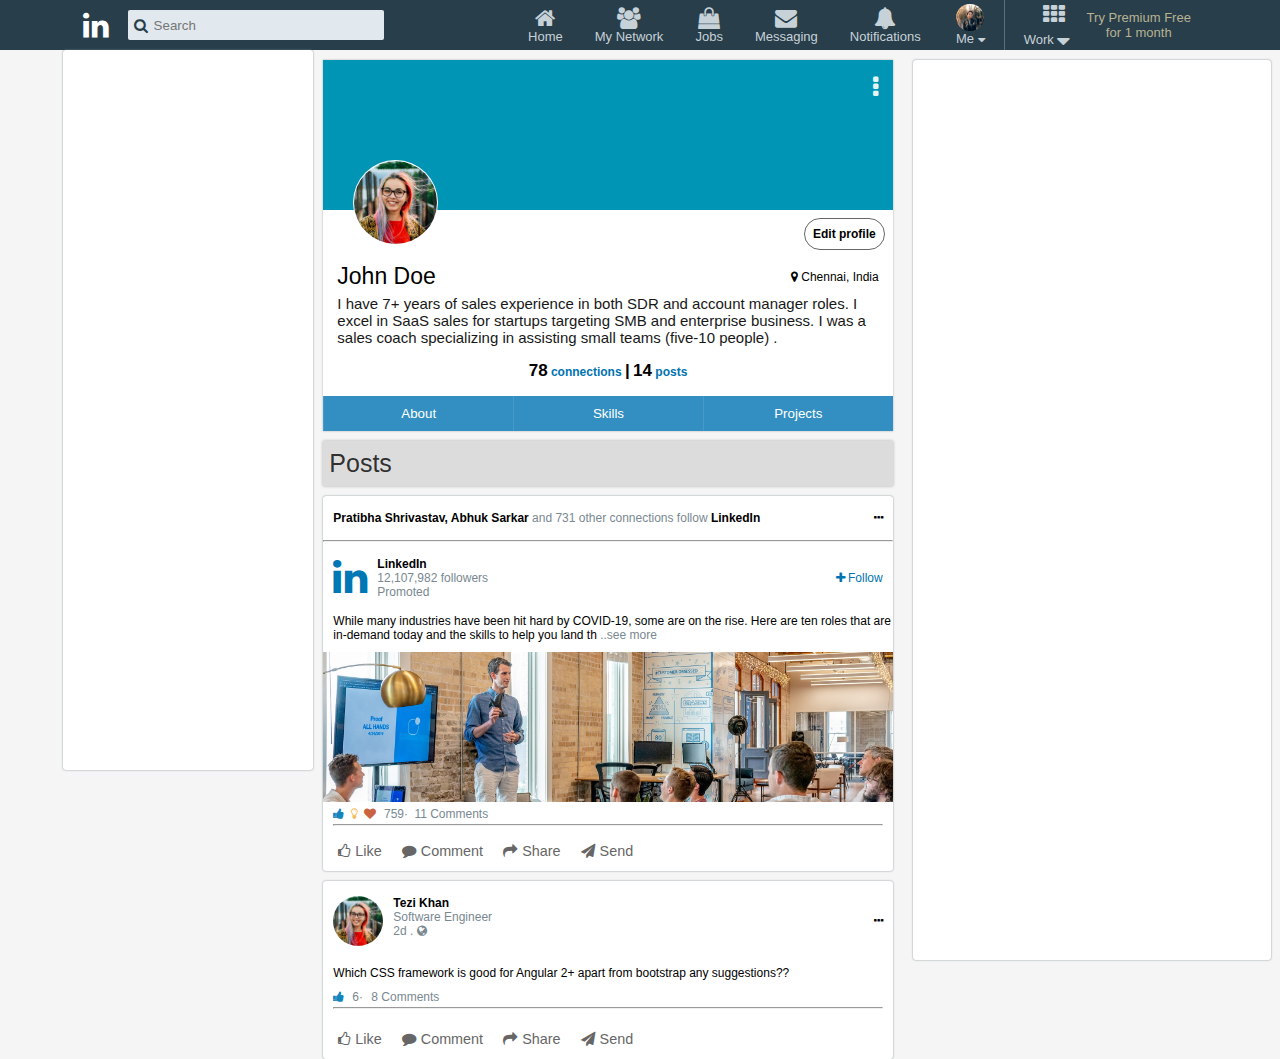
<file: index.html>
<html>
<head>
  <meta name="viewport" content="width=device-width, initial-scale=1">
  <meta name="viewport" content="initial-scale=1, maximum-scale=1">
  <meta http-equiv="Content-Type" content="text/html;charset=UTF-8">
  <title>LinkedIn</title>
  <link rel = "icon" href ="assets/linkedInTitle.png"  type = "image/x-icon">
  <link rel="stylesheet" href="main.css">
  <link rel="stylesheet" href="https://cdnjs.cloudflare.com/ajax/libs/font-awesome/4.7.0/css/font-awesome.min.css">
  <script src="main.js" type="text/javascript"></script>
</head>
<body>
<div class="container">

<!--hamburger side nav -->
  <div class="navbar-hs">

   <div class = "navbar-hs-r1">

        <div class="navbar-hs-r1-s1">
            <div class="navbar-hs_profWrapper"><img src="assets/profile.jpg" alt="?"></div>
            <div><i class = " fa fa-moon-o" style="color:white;font-size:25px;"></i></div>
        </div>

        <div class="navbar-hs-r1-s2">
                <div class = "navbar-hs_profDesc"><div>Akash Ranjan Verma</div>
                <div style = "opacity:0.6;padding-top:5px;font-size:12px;">+91 9500816145 </div>
                </div>
                <div>
                  <i class = "fa fa-caret-down" style = "color:white;"></i>
                </div>
        </div>
   </div>
   <div class="nabar-hs-r2">
    <div class = "navbar-hs-r2-wrapper">
     <div class="navbar-hs-r2-div">
             <span class = "navbar-hs-r2-i">
            <i class = "fa fa-group"> </i>
              </span>
            <span class = "navbar-hs-r2-span">New Group</span>
     </div>
     <div class="navbar-hs-r2-div">
       <span class = "navbar-hs-r2-i">
       <i class = "fa fa-lock"></i>
     </span>
       <span class = "navbar-hs-r2-span">New Group Chat</span>
     </div>
     <div class="navbar-hs-r2-div">
       <span class = "navbar-hs-r2-i">
       <i class = "fa fa-bullhorn"></i>
     </span>
       <span class = "navbar-hs-r2-span">New Channel</span>
     </div>
     <div class="navbar-hs-r2-div">
       <span class = "navbar-hs-r2-i">
       <i class = "fa fa-user"></i>
     </span>
       <span class = "navbar-hs-r2-span">Contacts</span>
     </div>
     <div class="navbar-hs-r2-div">
       <span class = "navbar-hs-r2-i">
       <i class = "fa fa-phone"></i>
     </span>
       <span class = "navbar-hs-r2-span">Calls</span>
     </div>
     <div class="navbar-hs-r2-div">
       <span class = "navbar-hs-r2-i">
       <i class = "fa fa-bookmark"></i>
     </span>
       <span class = "navbar-hs-r2-span">Saved Messages</span>
     </div>
     <div class="navbar-hs-r2-div">
       <span class = "navbar-hs-r2-i">
       <i class = "fa fa-group"></i>
     </span>
       <span class = "navbar-hs-r2-span">Settings</span>
     </div>

     </div>
   </div>

   <div class="navbar-hs-r3">
     <div class="navbar-hs-r2-div">
       <span class = "navbar-hs-r2-i">
       <i class = "fa fa-user-plus"></i>
     </span>
       <span class = "navbar-hs-r2-span">Invite Friends</span>
     </div>
     <div class="navbar-hs-r2-div">
       <span class = "navbar-hs-r2-i">
       <i class = "fa fa-info-circle"></i>
     </span>
       <span class = "navbar-hs-r2-span">Telegram FAQ</span>
     </div>
   </div>
  </div>

  <!-- End of hamburger side nav -->
<div class="navbar-wrapper">

<form class = "navbar-form">
  <div class = "navbar-logo">
      <i class="fa fa-linkedin" style = "cursor:pointer;"></i>
  </div>

  <!-- Task: Add side navbar Date: 14th JULY,2020           -->


<div class = "navbar-hamburger-wrapper">
  <div class="navbar-hamburger">
  <div class="navbar-hamburger-icon1"></div>
  <div class="navbar-hamburger-icon2"></div>
  <div class="navbar-hamburger-icon3"></div>
  </div>
</div>

<!-- End of Task: Add side navbar Date: 14th JULY, 2020 -->
  <!--div class="navbar-icon navbar-icon-profile">

    <div class="navbar-profile-wrapper"><img src="assets/profile.jpg" alt="?"></div>
    <div class = "navbar-icon-profile-text"> me <i class = "fa fa-sort-desc"></i></div>
  </div -->


  <div class="navbar-input-wrapper">
    <button class="navbar-form-button"><i class="fa fa-search search"></i></button>
    <input type="text" class = "navbar-form-input" placeholder="Search">
    <i class = "fa fa-qrcode qrcode"></i>
  </div>
  <div class = "navbar-form-msg"> <i class = "fa fa-envelope-o"></i></div>
</form>
<div class = "navbar-icons-wrapper">
<div class="navbar-icons">
  <div class="navbar-icon"><i class="fa fa-home"></i><div class="nav-txt">home</div></div>
  <div class="navbar-icon"><i class="fa fa-users"></i><div class="nav-txt">my network</div></div>
  <div class="navbar-icon"><i class="fa fa-shopping-bag"></i><div class="nav-txt">jobs</div></div>
  <div class="navbar-icon"><i class="fa fa-envelope"></i><div class="nav-txt">messaging</div></div>
  <div class="navbar-icon"><i class="fa fa-bell"></i><div class="nav-txt">notifications</div></div>
  <div class="navbar-icon navbar-icon-profile">

    <div class="navbar-profile-wrapper"><img src="assets/profile.jpg" alt="?"></div>
    <div class = "navbar-icon-profile-text"> me <i class = "fa fa-sort-desc"></i></div>
  </div>
</div>
<div class="navbar-icons-right">
    <div class = "navbar-right">
      <div><i class = "fa fa-th" style = "padding-right:5px;"></i></div>
      <div class = "navbar-right-text">Work <i class = "fa fa-sort-desc"></i></div>
    </div>
    <div class = "navbar-right navbar-right-text">
           Try Premium Free for 1 month
    </div>
</div>
</div>

</div>



<!-- End of navbar -->


<div class="content-wrapper">


<div class="content-left-wrapper">
 <div class = "content-left">
 </div>
</div>

<div class="content-center-wrapper">

    <div class="profilecardwrapper">
          <div class="profilebg">
              <i class = "fa fa-ellipsis-v"></i>
          </div>
          <div class="profileimgwrapper">
            <img src="assets/girl.jpg" alt="">
          </div>
          <div id="profileEdit"> Edit profile</div>
          <div style="clear:both;"></div>
      <div style="margin:0px 14px;">
          <div class="aboutwrapper">
            <div>John Doe</div>
            <div> <i class="fa fa-map-marker"></i> Chennai, India</div>
          </div>
          <div class="bio">I have 7+ years of sales experience in both SDR and account manager roles.
             I excel in SaaS sales for startups targeting SMB and enterprise business.
           I was a sales coach specializing in assisting small teams (five-10 people) .</div>

           <div class="connections">
             <strong style="font-size: 17px;color:black;">78</strong> connections <strong style="font-size: 17px;color:black;">|</strong>
             <strong style="font-size: 17px;color:black;">14</strong> posts
           </div>
      </div>
           <div class="profilebtns">
           <button id="myBtn">About</button>
           <button id="myBtn1">Skills</button>
           <button>Projects</button>
           </div>


 <div id="myModal" class="modal">

  <!-- Modal content -->
  <div class="modal-content">
    <div class="modal-header">
      <span class="close">&times;</span>
      <h1 style="padding:20px;color:rgba(0, 115, 177, 1);">About</h1>
    </div>

    <div class="aboutmodalwrapper">

              <div> <i class="fa fa-graduation-cap"></i>
                    studies at <strong>Anna University, CEG Campus</strong>
              </div>
              <div> <i class="fa fa-graduation-cap"></i>
                    Went to <strong>Sishya School, Chennai</strong>
              </div>
<hr/>
              <h3 style="padding:10px 0px;">Other</h3>
              <div> <i class="fa fa-birthday-cake"></i>
                    Born on <strong>March 7,1999</strong>
              </div>

              <div> <i class="fa fa-home"></i>
                    Lives in <strong>Mylapore, Chennai</strong>
              </div>
              <div> <i class="fa fa-clock-o"></i>
                    joined on <strong>March 2018</strong>
              </div>
              <hr/>
              <h3 style="padding:10px 0px;">Contact</h3>
              <div> <i class="fa fa-phone"></i>
                    +91 <strong>8066 193291</strong>
              </div>
              <div> <i class="fa fa-envelope"></i>
                     <strong>johndoe@gmail.com</strong>
              </div>
    </div>

  </div>

</div>


<div id="myModal1" class="modal1">

 <!-- Modal content -->
 <div class="modal-content">
   <div class="modal-header">
     <span class="close1">&times;</span>
     <h1 style="padding:20px;color:rgba(0, 115, 177, 1);">Skills</h1>
   </div>

   <div class="skillmodalwrapper">

   <h3> <i class="fa fa-star"></i>Top skills</h3>
   <div style="display:flex;justify-content:space-between;">
      <div><i class="fa fa-circle"></i> C++</div>
      <div class="progress" style="padding:0px;">
         <div class="skills html" style="padding:0px;">90%</div>
     </div>
   </div>
   <div style="display:flex;justify-content:space-between;">
      <div><i class="fa fa-circle"></i> Web development</div>
      <div class="progress" style="padding:0px;">
         <div class="skills web" style="padding:0px;">80%</div>
     </div>
   </div>

   <div style="display:flex;justify-content:space-between;">
      <div><i class="fa fa-circle"></i> Python</div>
      <div class="progress" style="padding:0px;">
         <div class="skills py" style="padding:0px;">70%</div>
     </div>
   </div>


   <br/>
<hr/><br/>
   <h3> <i class="fa fa-star"></i>Tools and Technologies</h3>
   <div style="display:flex;justify-content:space-between;">
      <div><i class="fa fa-circle"></i> Django</div>
      <div class="progress" style="padding:0px;">
         <div class="skills py" style="padding:0px;">70%</div>
     </div>
   </div>
   <div style="display:flex;justify-content:space-between;">
      <div><i class="fa fa-circle"></i> React.js</div>
      <div class="progress" style="padding:0px;">
         <div class="skills web" style="padding:0px;">80%</div>
     </div>
   </div>


   </div>



 </div>

</div>

<!-- end of modals -->




    </div>

    <div class="posts">
      Posts
    </div>











       <div class="content1">
           <div class = "row1">
             <div>
               <strong>Pratibha Shrivastav, Abhuk Sarkar</strong> <span class = "lightgrey"> and 731 other
             connections follow </span><strong>LinkedIn</strong>
           </div>
           <i class = "fa fa-ellipsis-h" style = "cursor:pointer;"></i>

           </div>
<hr>
           <div class="row2">
                     <div class = "row2-linkedin">
                                 <i class = "fa fa-linkedin" style = "cursor:pointer;"></i>
                                 <div class = "row-span">
                                       <div><strong>LinkedIn</strong></div>
                                       <div><span class = "lightgrey">12,107,982 followers</span></div>
                                       <div><span class = "lightgrey">Promoted</span></div>

                                 </div>
                     </div>
                     <div class = "row2-follow" style = "cursor:pointer;">
                        <i class = "fa fa-plus"></i> Follow
                     </div>

           </div>
           <div class = "row3">
             While many industries have been hit hard by COVID-19, some are on the rise.
             Here are ten roles that are in-demand today and the skills to help you land th
             <span class = "lightgrey" style = "cursor:pointer">..see more</span>
           </div>

           <div class="row4">
             <img src="assets/office.jpg" alt="Some Error Occured">
           </div>

           <!--div class = "row5">
             <span class = "lightgrey">
               <i class = "fa fa-thumbs-up"  style="color:#1485bd;padding-right:3px;"></i>
               <i class = "fa fa-lightbulb-o" style="color:#f5bb5c;padding-right:3px;"></i>
               <i class = "fa fa-heart" style = "color:#cb6340;padding-right:8px;"></i>759
              <span style = "vertical-align:super;font-size:20px;color:rgba(0,0,0,0.7)">.</span>
               11 comments </span>
             <div style = "padding-top:3px;"></div>
             <hr>
           </div-->
           <div class="row5" style = "padding: 5px 10px">
             <div class = "lightgrey commentbox" >
               <div>
                 <i class = "fa fa-thumbs-up"  style="color:#1485bd;padding-right:3px;"></i>
                 <i class = "fa fa-lightbulb-o" style="color:#f5bb5c;padding-right:3px;"></i>
                 <i class = "fa fa-heart" style = "color:#cb6340;padding-right:8px;"></i>759
              </div>
              <div>
             <!--span style = "vertical-align:super;font-size:20px;color:rgba(0,0,0,0.7)">.</span-->
              <span style = "padding-right:3px;">&middot;</span>  11 Comments
            </div>
             </div>
             <hr style = "margin-top:3px;">
           </div>






           <div class="row6">
             <div> <i class = "fa fa-thumbs-o-up"></i> <span>Like</span> </div>
             <div><i class = "fa fa-comment"></i><span> Comment</span> </div>
             <div><i class = "fa fa-share"></i><span> Share</span> </div>
             <div> <i class = "fa fa-send"></i> <span>Send </span></div>
           </div>

       </div>

       <div class="content2">
            <div class = "content2-row1">
              <div class = "content2-profile-wrapper" style = "cursor:pointer;">
                <div class = "content2-row1-profilePic">
                        <img src="assets/girl.jpg" alt="">

                </div>
                <div class = "row-span">
                    <div><strong>Tezi Khan</strong></div>
                    <div> <span class = "lightgrey">Software Engineer</span></div>
                    <div><span class = "lightgrey"> 2d . <i class = "fa fa-globe"></i></span></div>

                  </div>
              </div>
              <i class = "fa fa-ellipsis-h" style = "padding-right:10px;cursor:pointer;"></i>
            </div>

            <div class="content2-row2">
              Which CSS framework is good for Angular 2+ apart from bootstrap any suggestions??
            </div>
            <div class="content2-row3" style = "padding: 5px 10px">
              <div class = "lightgrey commentbox" >
                <div>
                 <i class = "fa fa-thumbs-up" style="color:#1485bd;padding-right:8px;"></i>6
               </div>
               <div>
              <!--span style = "vertical-align:super;font-size:20px;color:rgba(0,0,0,0.7)">.</span-->
               <span style = "padding-right:5px;">&middot;</span>  8 Comments</div>
              </div>
              <hr style = "margin-top:3px;">
            </div>
              <div class="row6" style = "padding-top:10px;">

                  <!--div class="likesubdivwrapper">
                  <div class = "likesubdiv">
                          <i class = "fa fa-thumbs-o-up like"></i>
                          <i class = "fa fa-thumbs-o-up like"></i>
                          <i class = "fa fa-thumbs-o-up like"></i>
                          <i class = "fa fa-thumbs-o-up like"></i>
                          <i class = "fa fa-thumbs-o-up like"></i>
                          <i class = "fa fa-thumbs-o-up like"></i>
                  </div>
                </div -->
                <div><i class = "fa fa-thumbs-o-up"></i><span>Like </span> </div>
                <div><i class = "fa fa-comment"></i> <span>Comment </span></div>
                <div><i class = "fa fa-share"></i> <span>Share</span> </div>
                <div> <i class = "fa fa-send"></i> <span>Send </span> </div>
              </div>

       </div>















</div>

<div class="content-right-wrapper">
<div class="content-right"></div>
</div>








</div>














</div>



<script>
var modal = document.getElementById("myModal");
var modal1 = document.getElementById("myModal1");
var btn = document.getElementById("myBtn");
var btn1 = document.getElementById("myBtn1");
var span = document.getElementsByClassName("close")[0];
var span1 = document.getElementsByClassName("close1")[0];
btn.onclick = function() {
  modal.style.display = "block";
}
btn1.onclick = function() {
  modal1.style.display = "block";
}
span.onclick = function() {
  modal.style.display = "none";
}
span1.onclick = function() {
  modal1.style.display = "none";
}
window.onclick = function(event) {
  if (event.target == modal) {
    modal.style.display = "none";
  }
  else if(event.target == modal1){
    modal1.style.display = "none";
  }
}
</script>

</body>
</html>
</file>
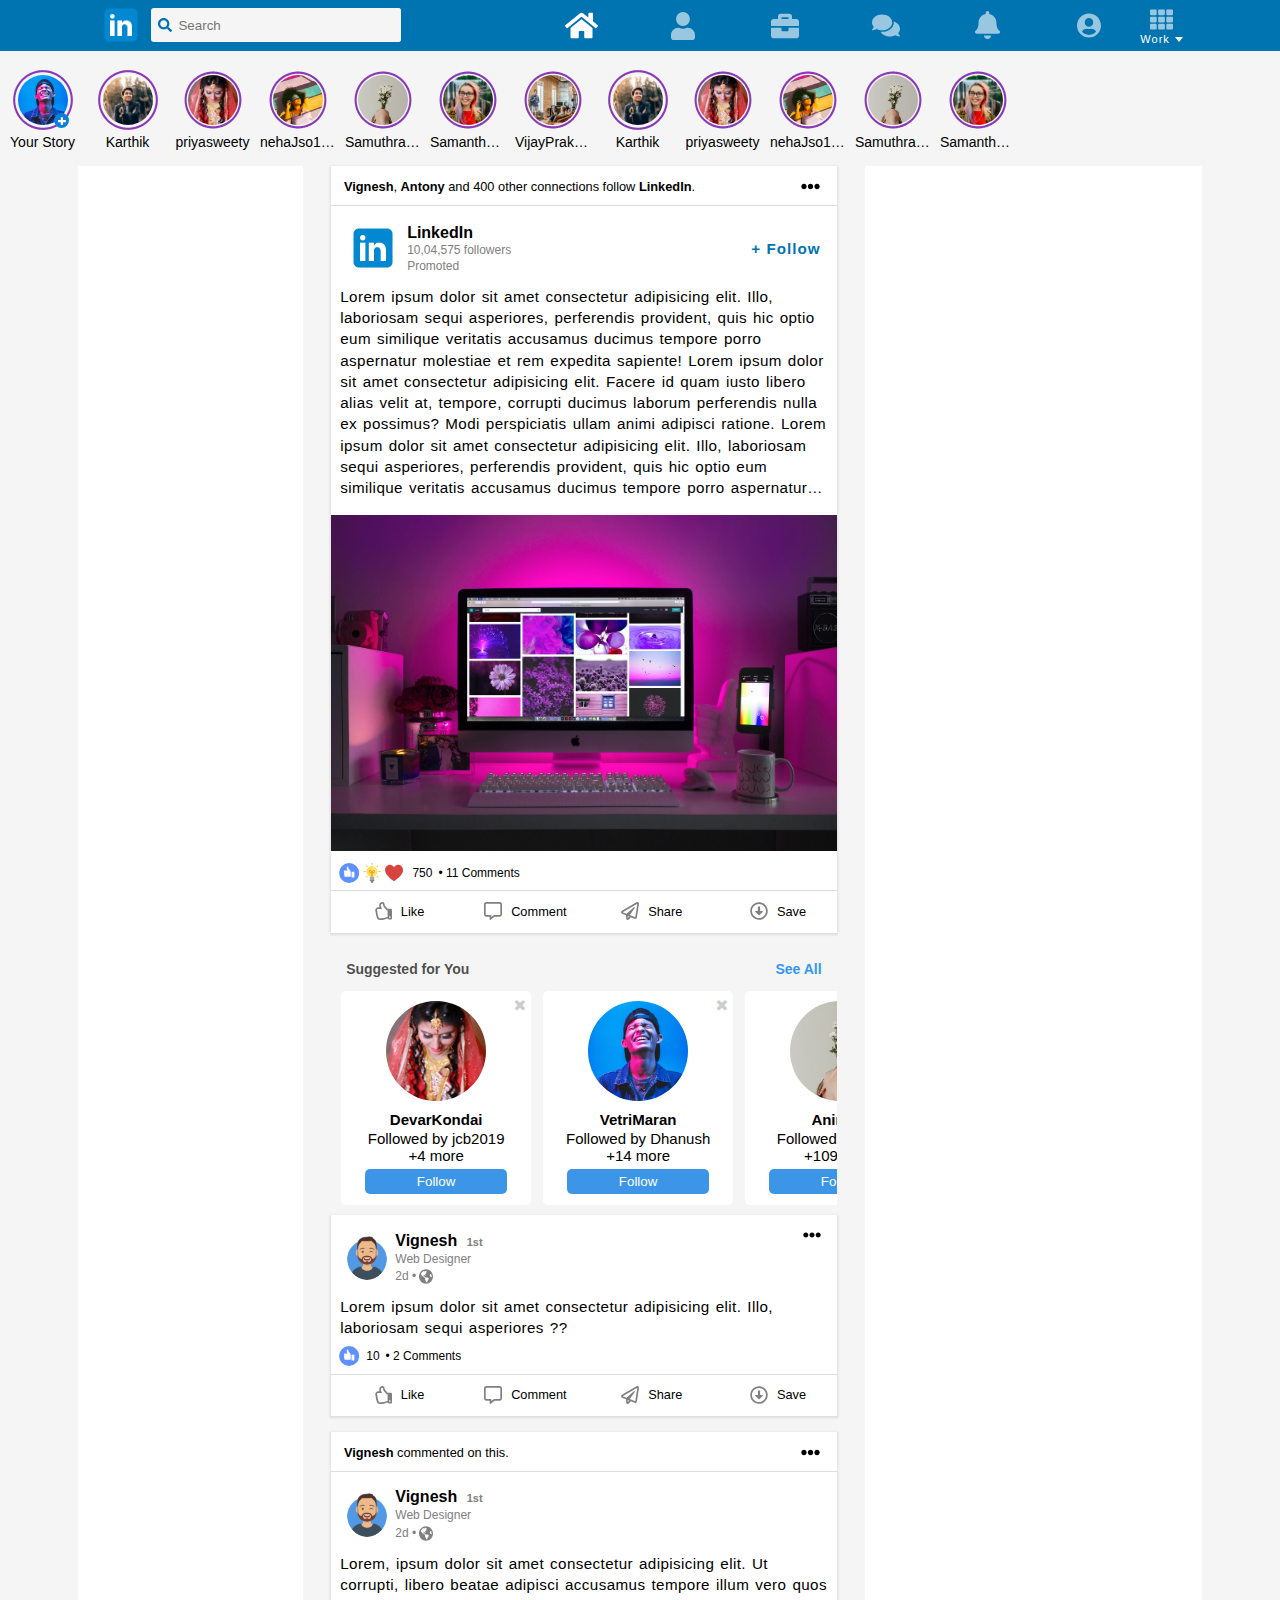
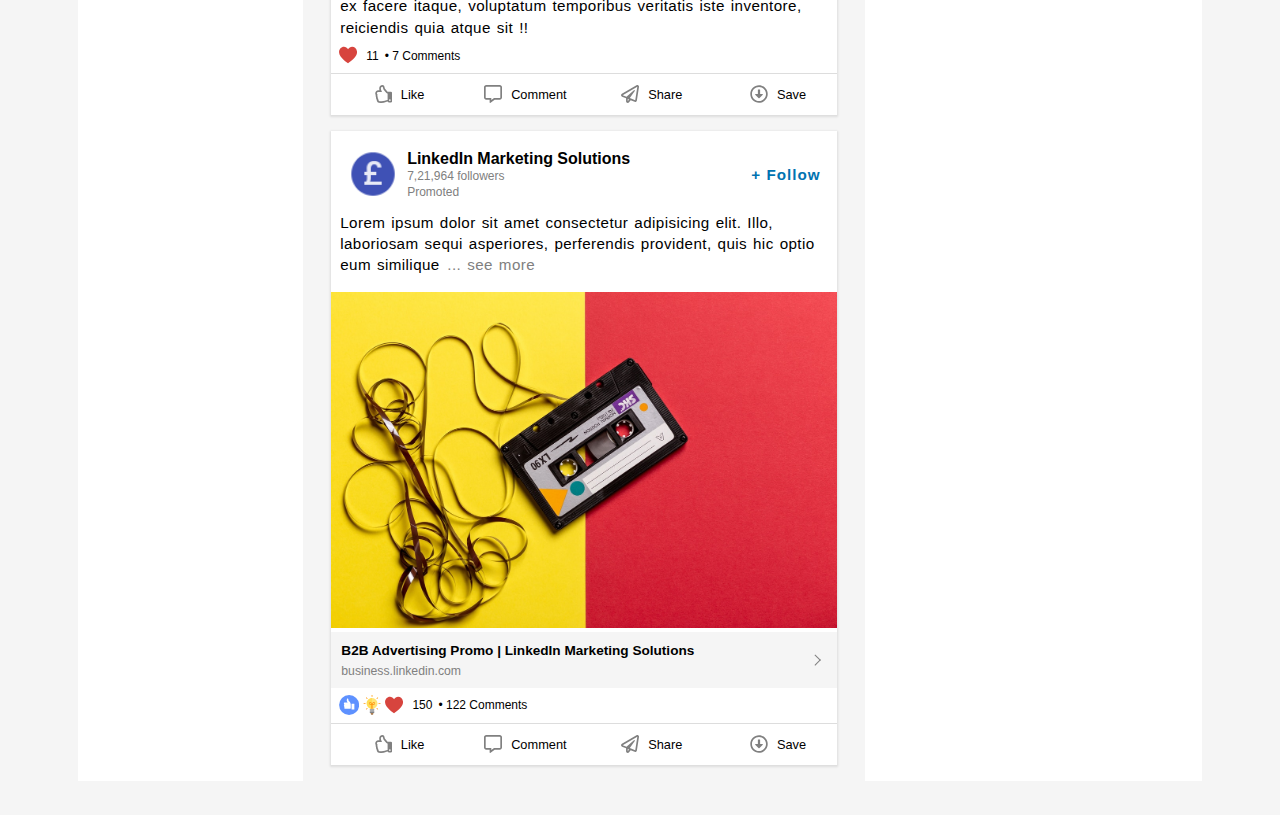
<file: addfriends/index.html>
<!DOCTYPE html>
<html lang="en">

<head>
    <meta charset="UTF-8">
    <meta name="viewport" content="width=device-width, initial-scale=1.0">
    <title>Home | LinkedIn</title>
    <link rel="stylesheet" href="CSS/style.css">
	<link rel="stylesheet" href="https://cdnjs.cloudflare.com/ajax/libs/font-awesome/4.7.0/css/font-awesome.min.css">
    <!--icons-->
    <link rel="apple-touch-icon" sizes="57x57" href="https://yaarme.com/media/icons/apple-icon-57x57.png">
    <link rel="apple-touch-icon" sizes="60x60" href="https://yaarme.com/media/icons/apple-icon-60x60.png">
    <link rel="apple-touch-icon" sizes="72x72" href="https://yaarme.com/media/icons/apple-icon-72x72.png">
    <link rel="apple-touch-icon" sizes="76x76" href="https://yaarme.com/media/icons/apple-icon-76x76.png">
    <link rel="apple-touch-icon" sizes="114x114" href="https://yaarme.com/media/icons/apple-icon-114x114.png">
    <link rel="apple-touch-icon" sizes="120x120" href="https://yaarme.com/media/icons/apple-icon-120x120.png">
    <link rel="apple-touch-icon" sizes="144x144" href="https://yaarme.com/media/icons/apple-icon-144x144.png">
    <link rel="apple-touch-icon" sizes="152x152" href="https://yaarme.com/media/icons/apple-icon-152x152.png">
    <link rel="apple-touch-icon" sizes="180x180" href="https://yaarme.com/media/icons/apple-icon-180x180.png">
    <link rel="icon" type="image/png" sizes="192x192" href="https://yaarme.com/media/icons/android-icon-192x192.png">
    <link rel="icon" type="image/png" sizes="32x32" href="https://yaarme.com/media/icons/favicon-32x32.png">
    <link rel="icon" type="image/png" sizes="96x96" href="https://yaarme.com/media/icons/favicon-96x96.png">
    <link rel="icon" type="image/png" sizes="16x16" href="https://yaarme.com/media/icons/favicon-16x16.png">
    <link rel="manifest" href="https://yaarme.com/media/icons/manifest.json">
    <meta name="msapplication-TileColor" content="#0073b1">
    <meta name="msapplication-TileImage" content="https://yaarme.com/media/icons/ms-icon-144x144.png">
    <meta name="theme-color" content="#0073b1">
</head>

<body id="body">
    <div class="sidebar">
        <div class="profile-img-sidebar"> <img class="avatar" src="CSS/Images/avatar.png" alt=""> <img class="moon" src="SVG/moon-solid.svg" alt="">
            <p> Omkar Dabir <br> +91 750 760 1084 </p> <img class="down expand-add-acc" src="SVG/chevron-down-solid.svg" alt=""> <!-- <i class="fas fa-chevron-down arrow expand-add-acc"></i> -->
        </div>
        <div class="all-uls">
            <ul class="add-account">
                <li class=""> <a href="#"> <img src="SVG/plus-solid.svg" alt=""> <span>Add Account</span> </a> </li>
            </ul>
            <hr class="hidden-hr-add-acc">
            <ul>
                <li class=""> <a href="#"> <img src="SVG/user-friends-solid.svg" alt=""> <span>New Group</span> </a> </li>
                <li class=""> <a href="#"> <img src="SVG/lock-solid.svg" alt=""> <span>New Secret Chat</span> </a> </li>
                <li class=""> <a href="#"> <img src="SVG/bullhorn-solid.svg" alt=""> <span>New Channel</span> </a> </li>
                <li class=""> <a href="#"> <img src="SVG/user-solid.svg" alt=""> <span>Contacts</span> </a> </li>
                <li class=""> <a href="#"> <img src="SVG/phone-volume-solid.svg" alt=""> <span>Calls</span> </a> </li>
                <li class=""> <a href="#"> <img src="SVG/bookmark-solid.svg" alt=""> <span>Saved messages</span> </a> </li>
                <li class=""> <a href="#"> <img src="SVG/cog-solid.svg" alt=""> <span>Settings</span> </a> </li>
            </ul>
            <hr>
            <ul>
                <li class=""> <a href="#"> <img src="SVG/user-plus-solid.svg" alt=""> <span>Invite Friends</span> </a> </li>
                <li class=""> <a href="#"> <img src="SVG/question-circle-solid.svg" alt=""> <span>Telegram FAQ</span> </a> </li>
            </ul>
        </div>
    </div>
    <div class="main-navbar-wrap">
        <div class="main-navbar"> <span class="icon"></span>
            <div class="input-wrap"> <span class="icon search-icon"></span> <input type="text" placeholder="Search" class="search-bar" for="search"> </div>
            <ul class="nav-icons"> <span class="icon home-icon active" title="Home"></span> <span class="icon user-icon" title="My Network"></span> <span class="icon suit-icon" title="Jobs"></span> <span class="icon chat-icon" title="Messaging"></span> <span class="icon notify-icon" title="Notifications"></span> <span class="icon me-icon"></span>
                <div class="work-icon"> <span class="icon work"></span> <span class="work-cont">Work</span> </div>
            </ul>
        </div>
    </div>
<!-- story -->

<div class="storieswrapper">

     <div class="story">

                <img src="assets/pic3.jpg" alt="">
                <svg width="72px" height="72px"  viewbox="0 0 100 100">
                   <circle cx="50" cy="50" r="40"/>
               </svg>
           <div class="plusicon"> <i class="fa fa-plus"></i></div>
           <div class="storyname"> Your Story</div>
     </div>

     <div class="story">

                <img style="" src="assets/profile.jpg" alt="">

           <svg width="72px" height="72px"  viewbox="0 0 100 100">
              <circle cx="50" cy="50" r="40"/>
          </svg>
           <div class="storyname"> Karthik</div>
     </div>



     <div class="story">

                <img src="assets/pic2.jpg" alt="">

           <svg viewbox="0 0 100 100" width="72px" height="72px">
              <circle cx="50" cy="50" r="38"/>
          </svg>
           <div class="storyname"> priyasweety</div>
     </div>

     <div class="story">

                <img src="assets/pic1.jpg" alt="">

           <svg viewbox="0 0 100 100" width="72px" height="72px">
              <circle cx="50" cy="50" r="38"/>
          </svg>
           <div class="storyname">nehaJso1278</div>
     </div>


     <div class="story">

                <img src="assets/pic4.jpg" alt="">

           <svg viewbox="0 0 100 100" width="72px" height="72px">
              <circle cx="50" cy="50" r="38"/>
          </svg>
           <div class="storyname">Samuthrakani</div>
     </div>

     <div class="story">

                <img src="assets/girl.jpg" alt="">

           <svg viewbox="0 0 100 100" width="72px" height="72px">
              <circle cx="50" cy="50" r="38"/>
          </svg>
           <div class="storyname">SamanthaRuth</div>
     </div>

     <div class="story">

                <img src="assets/office.jpg" alt="">

           <svg viewbox="0 0 100 100" width="72px" height="72px">
              <circle cx="50" cy="50" r="38"/>
          </svg>
           <div class="storyname"> VijayPrakash</div>
     </div>


     <div class="story">

                <img style="" src="assets/profile.jpg" alt="">

           <svg width="72px" height="72px"  viewbox="0 0 100 100">
              <circle cx="50" cy="50" r="40"/>
          </svg>
           <div class="storyname"> Karthik</div>
     </div>



     <div class="story">

                <img src="assets/pic2.jpg" alt="">

           <svg viewbox="0 0 100 100" width="72px" height="72px">
              <circle cx="50" cy="50" r="38"/>
          </svg>
           <div class="storyname"> priyasweety</div>
     </div>

     <div class="story">

                <img src="assets/pic1.jpg" alt="">

           <svg viewbox="0 0 100 100" width="72px" height="72px">
              <circle cx="50" cy="50" r="38"/>
          </svg>
           <div class="storyname">nehaJso1278</div>
     </div>


     <div class="story">

                <img src="assets/pic4.jpg" alt="">

           <svg viewbox="0 0 100 100" width="72px" height="72px">
              <circle cx="50" cy="50" r="38"/>
          </svg>
           <div class="storyname">Samuthrakani</div>
     </div>

     <div class="story">

                <img src="assets/girl.jpg" alt="">

           <svg viewbox="0 0 100 100" width="72px" height="72px">
              <circle cx="50" cy="50" r="38"/>
          </svg>
           <div class="storyname">SamanthaRuth</div>
     </div>








</div>












<!-- End of story -->

    <div class="container-wrap">
        <div class="container">
            <div class="left-bar"></div>
            <div class="main-content">
                <div class="card">
                    <div class="card-header">
                        <div> <b>Vignesh</b>, <b>Antony</b> and 400 other connections follow <b>LinkedIn</b>. </div> <span class="icon more-icon"></span>
                    </div>
                    <div class="card-main">
                        <div class="follow-conn"> <img src="CSS/Images/main-icon.png" class="follow-icon">
                            <div class="conn-name"> <span><b>LinkedIn</b></span> <span>10,04,575 followers</span> <span>Promoted</span> </div> <button class="follow">+&nbsp;Follow</button>
                        </div>
                        <p class="content select_text"> Lorem ipsum dolor sit amet consectetur adipisicing elit. Illo, laboriosam sequi asperiores, perferendis provident, quis hic optio eum similique veritatis accusamus ducimus tempore porro aspernatur molestiae et rem expedita sapiente! Lorem ipsum dolor sit amet consectetur adipisicing elit. Facere id quam iusto libero alias velit at, tempore, corrupti ducimus laborum perferendis nulla ex possimus? Modi perspiciatis ullam animi adipisci ratione. Lorem ipsum dolor sit amet consectetur adipisicing elit. Illo, laboriosam sequi asperiores, perferendis provident, quis hic optio eum similique veritatis accusamus ducimus tempore porro aspernatur molestiae et rem expedita sapiente! Lorem ipsum dolor sit amet consectetur adipisicing elit. Facere id quam iusto libero alias velit at, tempore, corrupti ducimus laborum perferendis nulla ex possimus? Modi perspiciatis ullam animi adipisci ratione. </p> <img src="CSS/Images/computer.jpg" class="card-image">
                        <div class="vote-section"> <span class="icon like-icon"></span> <span class="icon info-icon"></span> <span class="icon love-icon"></span> <span class="votes">750</span> <span> <span class="dot">•</span> 11 Comments</span> </div>
                        <div class="share-section">
                            <div class="icon-wrap"> <span class="icon like-i"></span> <span>Like</span> </div>
                            <div class="icon-wrap"> <span class="icon comment-icon"></span> <span>Comment</span> </div>
                            <div class="icon-wrap"> <span class="icon share-icon"></span> <span>Share</span> </div>
                            <div class="icon-wrap"> <span class="icon send-icon"></span> <span>Save</span> </div>
                        </div>
                    </div>
                </div>
                <!-- add friend -->

                <div class="addfriendswrapper">
                   <div class="addfriendsheader">
                     <div>Suggested for You</div>
                     <div>See All</div>
                   </div>
                 <div class="friendswrapper">


                          <div class="friendcard">
                                    <img src="assets/pic2.jpg" alt="">
                                    <div class="fc_name">DevarKondai</div>
                                    <div class="fc_folows">Followed by jcb2019</div>
                                    <div class="fc_more">+4 more</div>
                                    <button>Follow</button>
                                    <div class="fc_close"> <i class="fa fa-close"></i></div>
                          </div>

                          <div class="friendcard">
                                    <img src="assets/pic3.jpg" alt="">
                                    <div class="fc_name">VetriMaran</div>
                                    <div class="fc_folows">Followed by Dhanush</div>
                                    <div class="fc_more">+14 more</div>
                                    <button>Follow</button>
                                    <div class="fc_close"> <i class="fa fa-close"></i></div>
                          </div>

                          <div class="friendcard">
                                    <img src="assets/pic4.jpg" alt="">
                                    <div class="fc_name">Anirudh</div>
                                    <div class="fc_folows">Followed by Sunny</div>
                                    <div class="fc_more">+109 more</div>
                                    <button>Follow</button>
                                    <div class="fc_close"> <i class="fa fa-close"></i></div>
                          </div>

                          <div class="friendcard">
                                    <img src="assets/guy1.jpg" alt="">
                                    <div class="fc_name">JasonMamo3</div>
                                    <div class="fc_folows">Followed by rick</div>
                                    <div class="fc_more">+18 more</div>
                                    <button>Follow</button>
                                    <div class="fc_close"> <i class="fa fa-close"></i></div>
                          </div>

                          <div class="friendcard">
                                    <img src="assets/office.jpg" alt="">
                                    <div class="fc_name">VeeraTamizh</div>
                                    <div class="fc_folows">Follows you</div>
                                    <div class="fc_more"></div></br>
                                    <button>Follow back</button>
                                    <div class="fc_close"> <i class="fa fa-close"></i></div>
                          </div>

                          <div class="friendcard">
                                    <img src="assets/pic2.jpg" alt="">
                                    <div class="fc_name">Surya</div>
                                    <div class="fc_folows">Followed by izyb219</div>
                                    <div class="fc_more">+42 more</div>
                                    <button>Follow</button>
                                    <div class="fc_close"> <i class="fa fa-close"></i></div>
                          </div>

                          <div class="friendcard">
                                    <img src="assets/guy1.jpg" alt="">
                                    <div class="fc_name">ShivaJack</div>
                                    <div class="fc_folows">Followed by Charlie</div>
                                    <div class="fc_more">+14 more</div>
                                    <button>Follow</button>
                                    <div class="fc_close"> <i class="fa fa-close"></i></div>
                          </div>

                          <div class="friendcard">
                                    <img src="assets/girl1.jpg" alt="">
                                    <div class="fc_name">Vishi489</div>
                                    <div class="fc_folows">Followed by jcb2019</div>
                                    <div class="fc_more">+2 more</div>
                                    <button>Follow</button>
                                    <div class="fc_close"> <i class="fa fa-close"></i></div>
                          </div>

                          <div class="friendcard">
                                    <img src="assets/pic4.jpg" alt="">
                                    <div class="fc_name">Jenani</div>
                                    <div class="fc_folows">Follows you</div>
                                    <div class="fc_more"></div></br>
                                    <button>Follow back</button>
                                    <div class="fc_close"> <i class="fa fa-close"></i></div>
                          </div>




                 </div>

                </div>



















                <!-- end of add friend -->
                <div class="card">
                    <div class="follow-conn"> <img src="CSS/Images/avatar.png" class="follow-icon users">
                        <div class="conn-name"> <span> <b>Vignesh <small> 1st</small></b> </span> <span>Web Designer</span> <span> <span>2d • </span> <span class="icon globe-icon"></span> </span> </div> <span class="icon more-icon top-corner"></span>
                    </div>
                    <p class="content select_text"> Lorem ipsum dolor sit amet consectetur adipisicing elit. Illo, laboriosam sequi asperiores ?? </p>
                    <div class="vote-section"> <span class="icon like-icon"></span> <span class="votes">10</span> <span> <span class="dot">•</span> 2 Comments</span> </div>
                    <div class="share-section">
                        <div class="icon-wrap"> <span class="icon like-i"></span> <span>Like</span> </div>
                        <div class="icon-wrap"> <span class="icon comment-icon"></span> <span>Comment</span> </div>
                        <div class="icon-wrap"> <span class="icon share-icon"></span> <span>Share</span> </div>
                        <div class="icon-wrap"> <span class="icon send-icon"></span> <span>Save</span> </div>
                    </div>
                </div>
                <div class="card">
                    <div class="card-header">
                        <div> <b>Vignesh</b> commented on this. </div> <span class="icon more-icon"></span>
                    </div>
                    <div class="follow-conn"> <img src="CSS/Images/avatar.png" class="follow-icon users">
                        <div class="conn-name"> <span> <b>Vignesh <small> 1st</small></b> </span> <span>Web Designer</span> <span> <span>2d • </span> <span class="icon globe-icon"></span> </span> </div>
                    </div>
                    <p class="content select_text"> Lorem, ipsum dolor sit amet consectetur adipisicing elit. Ut corrupti, libero beatae adipisci accusamus tempore illum vero quos ex facere itaque, voluptatum temporibus veritatis iste inventore, reiciendis quia atque sit !! </p>
                    <div class="vote-section"> <span class="icon love-icon"></span> <span class="votes">11</span> <span> <span class="dot">•</span> 7 Comments</span> </div>
                    <div class="share-section">
                        <div class="icon-wrap"> <span class="icon like-i"></span> <span>Like</span> </div>
                        <div class="icon-wrap"> <span class="icon comment-icon"></span> <span>Comment</span> </div>
                        <div class="icon-wrap"> <span class="icon share-icon"></span> <span>Share</span> </div>
                        <div class="icon-wrap"> <span class="icon send-icon"></span> <span>Save</span> </div>
                    </div>
                </div>
                <div class="card">
                    <div class="card-main">
                        <div class="follow-conn"> <img src="CSS/Images/market.png" class="follow-icon">
                            <div class="conn-name"> <span><b>LinkedIn Marketing Solutions</b></span> <span>7,21,964 followers</span> <span>Promoted</span> </div> <button class="follow">+&nbsp;Follow</button>
                        </div>
                        <p class="content select_text"> Lorem ipsum dolor sit amet consectetur adipisicing elit. Illo, laboriosam sequi asperiores, perferendis provident, quis hic optio eum similique<span class="more" style="display: none;">veritatis accusamus ducimus tempore porro aspernatur molestiae et rem expedita sapiente! Lorem ipsum dolor sit amet consectetur adipisicing elit. Facere id quam iusto libero alias velit at, tempore, corrupti ducimus laborum perferendis nulla ex possimus? Modi perspiciatis ullam animi adipisci ratione.</span><span class="see-more">... see more</span> </p> <img src="CSS/Images/sample1.jpg" class="card-image"> <a href="" class="website-link">
                            <div class="web-content"> <b>B2B Advertising Promo | LinkedIn Marketing Solutions</b> <span>business.linkedin.com</span> </div> <span class="view-arrow"></span>
                        </a>
                        <div class="vote-section"> <span class="icon like-icon"></span> <span class="icon info-icon"></span> <span class="icon love-icon"></span> <span class="votes">150</span> <span> <span class="dot">•</span> 122 Comments</span> </div>
                        <div class="share-section">
                            <div class="icon-wrap"> <span class="icon like-i"></span> <span>Like</span> </div>
                            <div class="icon-wrap"> <span class="icon comment-icon"></span> <span>Comment</span> </div>
                            <div class="icon-wrap"> <span class="icon share-icon"></span> <span>Share</span> </div>
                            <div class="icon-wrap"> <span class="icon send-icon"></span> <span>Save</span> </div>
                        </div>
                    </div>
                </div>
            </div>
            <div class="right-bar"></div>
        </div><br>
    </div>
    <div class="mobile-header"> <span class="icon me-icon"></span>
        <div class="input-wrap"> <span class="icon search-icon"></span> <input type="text" placeholder="Search" class="search-bar"> <span class="icon qrcode-icon"></span> </div> <span class="icon chat-icon"></span>
    </div>
    <div class="mobile-nav-bar">
        <ul class="nav-icons"> <span class="icon home-icon active-icon" title="Home"></span> <span class="icon user-icon" title="My Network"></span> <span class="icon add-icon" title="Add Post"></span> <span class="icon suit-icon" title="Jobs"></span> <span class="icon notify-icon" title="Notifications"></span> </ul>
    </div>
    <script src="JS/main.js?v=1"></script>
</body>

</html>
</file>
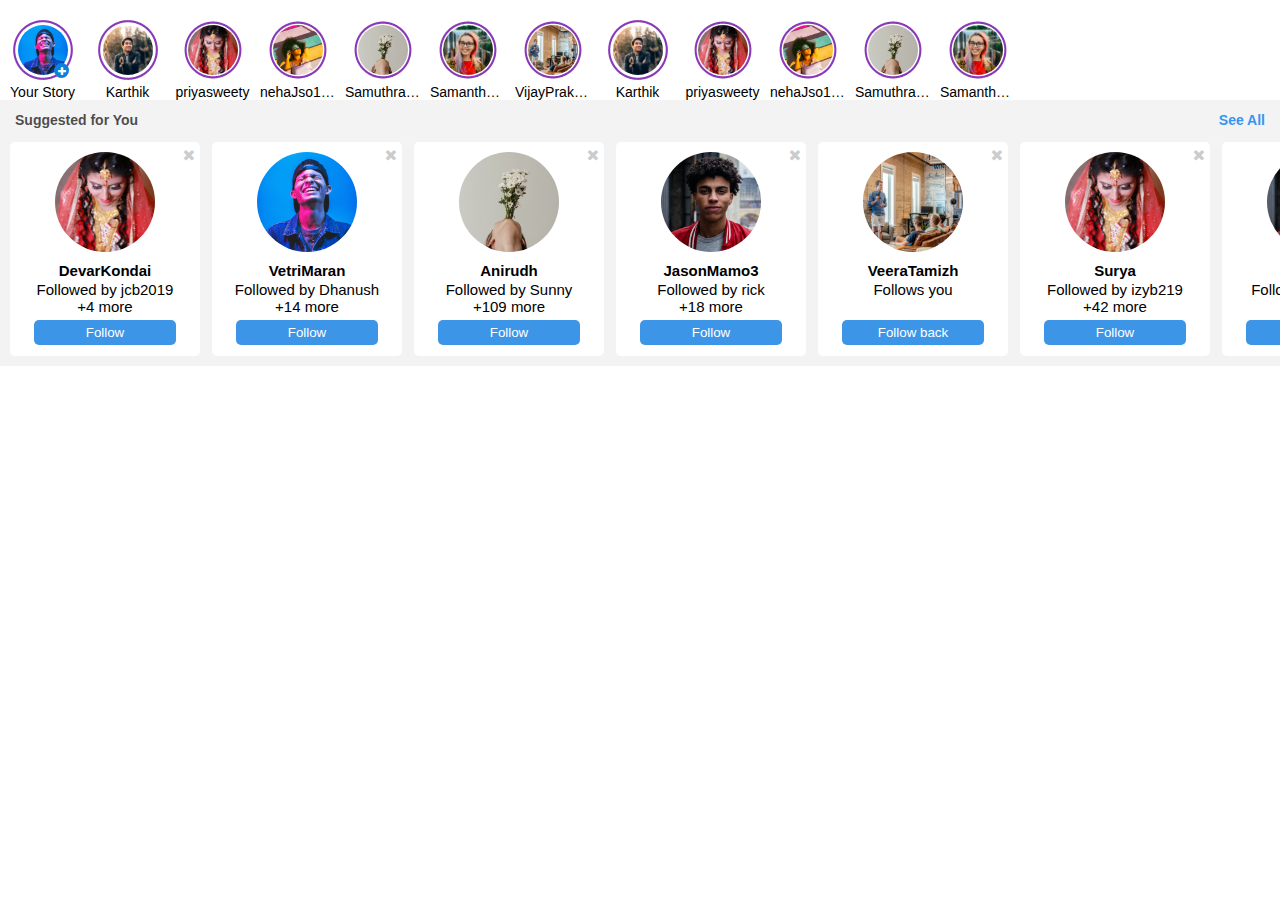
<file: addfriendstemp/index.html>
<html>
<head>
  <meta name="viewport" content="width=device-width, initial-scale=1">
<meta name="viewport" content="initial-scale=1, maximum-scale=1">
  <meta http-equiv="Content-Type" content="text/html;charset=UTF-8">
  <link rel="stylesheet" href="main.min.css">
  <link rel="stylesheet" href="https://cdnjs.cloudflare.com/ajax/libs/font-awesome/4.7.0/css/font-awesome.min.css">
  <title>Add friends</title>
</head>
<body>

    <div class="storieswrapper">

         <div class="story">

                    <img src="../assets/pic3.jpg" alt="">
                    <svg width="72px" height="72px"  viewbox="0 0 100 100">
                       <circle cx="50" cy="50" r="40"/>
                   </svg>
               <div class="plusicon"> <i class="fa fa-plus"></i></div>
               <div class="storyname"> Your Story</div>
         </div>

         <div class="story">

                    <img style="" src="../assets/profile.jpg" alt="">

               <svg width="72px" height="72px"  viewbox="0 0 100 100">
                  <circle cx="50" cy="50" r="40"/>
              </svg>
               <div class="storyname"> Karthik</div>
         </div>



         <div class="story">

                    <img src="../assets/pic2.jpg" alt="">

               <svg viewbox="0 0 100 100" width="72px" height="72px">
                  <circle cx="50" cy="50" r="38"/>
              </svg>
               <div class="storyname"> priyasweety</div>
         </div>

         <div class="story">

                    <img src="../assets/pic1.jpg" alt="">

               <svg viewbox="0 0 100 100" width="72px" height="72px">
                  <circle cx="50" cy="50" r="38"/>
              </svg>
               <div class="storyname">nehaJso1278</div>
         </div>


         <div class="story">

                    <img src="../assets/pic4.jpg" alt="">

               <svg viewbox="0 0 100 100" width="72px" height="72px">
                  <circle cx="50" cy="50" r="38"/>
              </svg>
               <div class="storyname">Samuthrakani</div>
         </div>

         <div class="story">

                    <img src="../assets/girl.jpg" alt="">

               <svg viewbox="0 0 100 100" width="72px" height="72px">
                  <circle cx="50" cy="50" r="38"/>
              </svg>
               <div class="storyname">SamanthaRuth</div>
         </div>

         <div class="story">

                    <img src="../assets/office.jpg" alt="">

               <svg viewbox="0 0 100 100" width="72px" height="72px">
                  <circle cx="50" cy="50" r="38"/>
              </svg>
               <div class="storyname"> VijayPrakash</div>
         </div>


         <div class="story">

                    <img style="" src="../assets/profile.jpg" alt="">

               <svg width="72px" height="72px"  viewbox="0 0 100 100">
                  <circle cx="50" cy="50" r="40"/>
              </svg>
               <div class="storyname"> Karthik</div>
         </div>



         <div class="story">

                    <img src="../assets/pic2.jpg" alt="">

               <svg viewbox="0 0 100 100" width="72px" height="72px">
                  <circle cx="50" cy="50" r="38"/>
              </svg>
               <div class="storyname"> priyasweety</div>
         </div>

         <div class="story">

                    <img src="../assets/pic1.jpg" alt="">

               <svg viewbox="0 0 100 100" width="72px" height="72px">
                  <circle cx="50" cy="50" r="38"/>
              </svg>
               <div class="storyname">nehaJso1278</div>
         </div>


         <div class="story">

                    <img src="../assets/pic4.jpg" alt="">

               <svg viewbox="0 0 100 100" width="72px" height="72px">
                  <circle cx="50" cy="50" r="38"/>
              </svg>
               <div class="storyname">Samuthrakani</div>
         </div>

         <div class="story">

                    <img src="../assets/girl.jpg" alt="">

               <svg viewbox="0 0 100 100" width="72px" height="72px">
                  <circle cx="50" cy="50" r="38"/>
              </svg>
               <div class="storyname">SamanthaRuth</div>
         </div>








    </div>


    <div class="addfriendswrapper">
       <div class="addfriendsheader">
         <div>Suggested for You</div>
         <div>See All</div>
       </div>
     <div class="friendswrapper">


              <div class="friendcard">
                        <img src="../assets/pic2.jpg" alt="">
                        <div class="fc_name">DevarKondai</div>
                        <div class="fc_folows">Followed by jcb2019</div>
                        <div class="fc_more">+4 more</div>
                        <button>Follow</button>
                        <div class="fc_close"> <i class="fa fa-close"></i></div>
              </div>

              <div class="friendcard">
                        <img src="../assets/pic3.jpg" alt="">
                        <div class="fc_name">VetriMaran</div>
                        <div class="fc_folows">Followed by Dhanush</div>
                        <div class="fc_more">+14 more</div>
                        <button>Follow</button>
                        <div class="fc_close"> <i class="fa fa-close"></i></div>
              </div>

              <div class="friendcard">
                        <img src="../assets/pic4.jpg" alt="">
                        <div class="fc_name">Anirudh</div>
                        <div class="fc_folows">Followed by Sunny</div>
                        <div class="fc_more">+109 more</div>
                        <button>Follow</button>
                        <div class="fc_close"> <i class="fa fa-close"></i></div>
              </div>

              <div class="friendcard">
                        <img src="../assets/guy1.jpg" alt="">
                        <div class="fc_name">JasonMamo3</div>
                        <div class="fc_folows">Followed by rick</div>
                        <div class="fc_more">+18 more</div>
                        <button>Follow</button>
                        <div class="fc_close"> <i class="fa fa-close"></i></div>
              </div>

              <div class="friendcard">
                        <img src="../assets/office.jpg" alt="">
                        <div class="fc_name">VeeraTamizh</div>
                        <div class="fc_folows">Follows you</div>
                        <div class="fc_more"></div></br>
                        <button>Follow back</button>
                        <div class="fc_close"> <i class="fa fa-close"></i></div>
              </div>

              <div class="friendcard">
                        <img src="../assets/pic2.jpg" alt="">
                        <div class="fc_name">Surya</div>
                        <div class="fc_folows">Followed by izyb219</div>
                        <div class="fc_more">+42 more</div>
                        <button>Follow</button>
                        <div class="fc_close"> <i class="fa fa-close"></i></div>
              </div>

              <div class="friendcard">
                        <img src="../assets/guy1.jpg" alt="">
                        <div class="fc_name">ShivaJack</div>
                        <div class="fc_folows">Followed by Charlie</div>
                        <div class="fc_more">+14 more</div>
                        <button>Follow</button>
                        <div class="fc_close"> <i class="fa fa-close"></i></div>
              </div>

              <div class="friendcard">
                        <img src="../assets/girl1.jpg" alt="">
                        <div class="fc_name">Vishi489</div>
                        <div class="fc_folows">Followed by jcb2019</div>
                        <div class="fc_more">+2 more</div>
                        <button>Follow</button>
                        <div class="fc_close"> <i class="fa fa-close"></i></div>
              </div>

              <div class="friendcard">
                        <img src="../assets/pic4.jpg" alt="">
                        <div class="fc_name">Jenani</div>
                        <div class="fc_folows">Follows you</div>
                        <div class="fc_more"></div></br>
                        <button>Follow back</button>
                        <div class="fc_close"> <i class="fa fa-close"></i></div>
              </div>




     </div>

    </div>

</body>
</html>
</file>
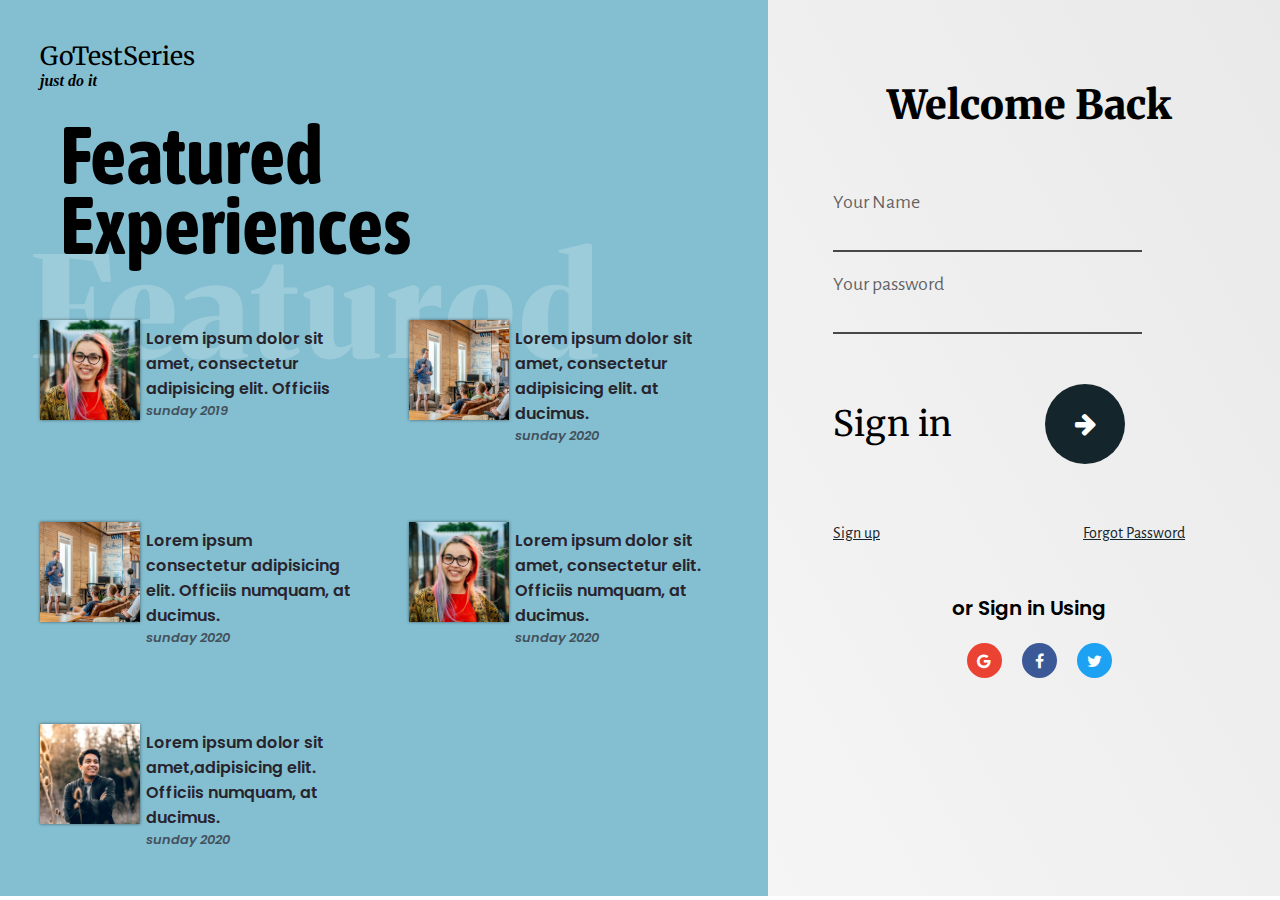
<file: loginform/index.html>
<html>
<head>
  <meta name="viewport" content="width=device-width, initial-scale=1">
  <meta name="viewport" content="initial-scale=1, maximum-scale=1">
  <meta http-equiv="Content-Type" content="text/html;charset=UTF-8">
    <link rel="stylesheet" href="https://cdnjs.cloudflare.com/ajax/libs/font-awesome/4.7.0/css/font-awesome.min.css">
    <link rel="stylesheet" href="index.min.css">
    <script src="https://ajax.googleapis.com/ajax/libs/jquery/3.5.1/jquery.min.js"></script>
  <title>login</title>
</head>
<body>

<div class="loginwrapper">

    <div class="leftsection">
           <div class="logo">GoTestSeries</div>
           <h4><i>just do it</i></h4>

          <div class="lshead">
            Featured <br>Experiences
          </div>
          <div class="watermark"> Featured</div>
          <div class="gridwrapper">
                <div class="grid">
                  <div class="imgwrapper">
                    <img src="../assets/girl.jpg" alt="">
                  </div>
                  <div class="desc">
                    Lorem ipsum dolor sit amet, consectetur adipisicing elit. Officiis <br>
                    <i>sunday 2019</i>
                  </div>
                </div>


                <div class="grid">
                  <div class="imgwrapper">
                    <img src="../assets/office.jpg" alt="">
                  </div>
                  <div class="desc">
                    Lorem ipsum dolor sit amet, consectetur adipisicing elit. <Officiis></Officiis>
                    at ducimus. <br>
                    <i>sunday 2020</i>
                  </div>
                </div>

                <div class="grid">
                  <div class="imgwrapper">
                    <img src="../assets/office.jpg" alt="">
                  </div>
                  <div class="desc">
                    Lorem ipsum consectetur adipisicing elit. Officiis numquam,
                    at ducimus. <br>
                    <i>sunday 2020</i>
                  </div>
                </div>

                <div class="grid">
                  <div class="imgwrapper">
                    <img src="../assets/girl.jpg" alt="">
                  </div>
                  <div class="desc">
                    Lorem ipsum dolor sit amet, consectetur elit. Officiis numquam,
                    at ducimus. <br>
                    <i>sunday 2020</i>
                  </div>
                </div>

                <div class="grid">
                  <div class="imgwrapper">
                    <img src="../assets/profile.jpg" alt="">
                  </div>
                  <div class="desc">
                    Lorem ipsum dolor sit amet,adipisicing elit. Officiis numquam,
                    at ducimus. <br>
                    <i>sunday 2020</i>
                  </div>
                </div>
          </div>




    </div>

    <div class="mainsection">
              <div class="title">Welcome Back</div>
              <form action="">
              <div class="label">Your Name</div>
              <input type="text" required>
              <div class="label">Your password</div>
              <input type="password" required>
              <br/>
              <div class="signinwrapper">
                <div>Sign in</div>
              <button type="submit"> <i class="fa fa-arrow-right"></i></button>
              </div>
              <div class="signups">
                <div id="signbtn">Sign up</div>
                <div>Forgot Password</div>
              </div>
              </form>

              <div class="mediawrapper">
                <div class="mediaheader">or Sign in Using</div>
                <div class="icons">
                  <div class="icon google"> <i class="fa fa-google"></i></div>
                  <div class="icon fb"> <i class="fa fa-facebook"></i></div>
                  <div class="icon twitter"> <i class="fa fa-twitter"></i></div>
                </div>
              </div>

              <div class="signup">
                <form action="" id="login" onsubmit="remove()">

                <div class="title" style="margin-bottom:30px;">Create account</div>
                <div class="namewrapper">
                  <div>
                      <div class="label">First Name</div>
                      <input type="text" required>
                </div>
                <div>
                      <div class="label">Last Name</div>
                      <input type="text" required>
                </div>
                </div>
                <div class="label">Date of Birth</div>
                <input type="date" required>

                <div class="label">Username</div>
                <input type="text" required>

                <div class="label">Password</div>
                <input type="password" required>

                <div class="label">Email ID</div>
                <input type="email" required>

                <div class="label">Contact Number</div>
                <input type="number">

                <div class="label">Location</div>
                <input type="text">

                <div class="label">Education</div><br/>
                <div class="additem">
                <i class="fa fa-plus"></i> Add education
                </div>


                <div class="label">Skills</div><br/>
                <div class="additem">
                <i class="fa fa-plus"></i> Add skills
                </div>

                <div class="label">Jobs/Internships</div><br/>
                <div class="additem">
                <i class="fa fa-plus"></i> Add description
                </div>


                <div class="signinwrapper" >
                  <div>Sign up</div>
                <button type="submit"> <i class="fa fa-arrow-right"></i></button>
                </div>
                </form>
              </div>

    </div>






</div>





</body>

<script>

var signupbtn = document.querySelector("#signbtn");
var signuppage = document.querySelector(".signup");
var loginform = document.querySelector("#login");
signupbtn.addEventListener('click',()=>{

 signuppage.style.display="block";
});

loginform.addEventListener('submit',()=>{
  signuppage.style.display="none";
});


$('.additem').click(function(){
let name = prompt('Enter the details');
if(name != null && name != ''){
$(this).prepend("<li class='prepend'>"+name+"</li>")
}
});

</script>


</html>
</file>
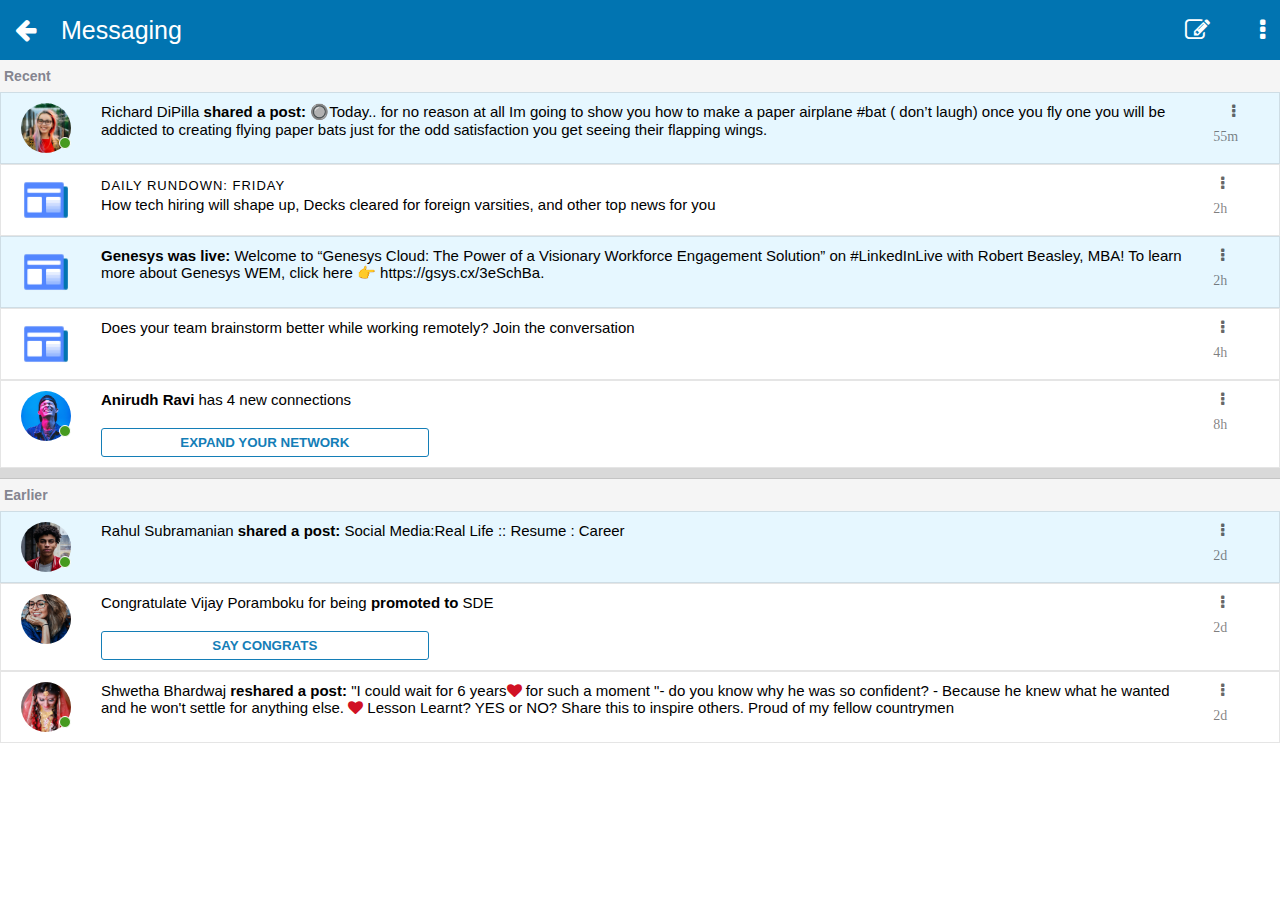
<file: notifications/index.html>
<html>
<head>
  <meta charset="UTF-8">
  <meta name="viewport" content="width=device-width, initial-scale=1.0">
  <link rel="stylesheet" href="main.min.css">
  	<link rel="stylesheet" href="https://cdnjs.cloudflare.com/ajax/libs/font-awesome/4.7.0/css/font-awesome.min.css">
  <title>Notifications</title>
</head>
<body>


<div class="header">
        <div class="lhead">
              <i class="fa fa-arrow-left"></i>
              <div>Messaging</div>
        </div>
        <div class="rhead">
              <i class="fa fa-edit"></i>
              <i class="fa fa-ellipsis-v"></i>
        </div>
</div>

<div class="notificationwrapper">


    <div class="recent">
               <div class="recenthead">Recent</div>

                <div class="card"  style="background:#e6f7ff;">

                  <div class="imgwrapper">
                        <img src="../assets/girl.jpg" alt="">
                        <div class="icon"></div>
                  </div>

                  <div class="content">
                      Richard DiPilla <strong>shared a post:</strong>
                      🔘Today.. for no reason at all Im going to show you how to make a paper airplane #bat ( don’t laugh)
                       once you fly one you will
                       be addicted to creating flying paper bats just for the odd satisfaction you get seeing their flapping wings.

                  </div>

                  <div class="rcard">
                       <i class="fa fa-ellipsis-v"></i>
                       <div>55m</div>
                  </div>

                </div>




                <div class="card">

                  <div class="imgwrapper">
                        <img src="news.png" alt="" style="border-radius:0;">

                  </div>

                  <div class="content">

                    <div class="conhead">DAILY RUNDOWN: FRIDAY</div>
                      How tech hiring will shape up, Decks cleared for foreign varsities, and other top news for you

                  </div>

                  <div class="rcard">
                       <i class="fa fa-ellipsis-v"></i>
                       <div>2h</div>
                  </div>

                </div>



                <div class="card"  style="background:#e6f7ff;">

                  <div class="imgwrapper">
                        <img src="news.png" alt="" style="border-radius:0;">

                  </div>

                  <div class="content">
                      <strong>Genesys was live:</strong>
                        Welcome to “Genesys Cloud: The Power of a Visionary Workforce Engagement Solution” on
                        #LinkedInLive
                         with Robert Beasley, MBA! To learn more about Genesys WEM, click here 👉️ https://gsys.cx/3eSchBa.
                  </div>

                  <div class="rcard">
                       <i class="fa fa-ellipsis-v"></i>
                       <div>2h</div>
                  </div>

                </div>

                <div class="card">

                  <div class="imgwrapper">
                        <img src="news.png" alt="" style="border-radius:0;">

                  </div>

                  <div class="content">
                    Does your team brainstorm better while working remotely? Join the conversation
                  </div>

                  <div class="rcard">
                       <i class="fa fa-ellipsis-v"></i>
                       <div>4h</div>
                  </div>

                </div>


                <div class="card">

                  <div class="imgwrapper">
                        <img src="../assets/pic3.jpg" alt="" >
                        <div class="icon"></div>

                  </div>

                  <div class="content">
                  <strong>Anirudh Ravi</strong> has 4 new connections

                  <button> expand your network</button>
                  </div>

                  <div class="rcard">
                       <i class="fa fa-ellipsis-v"></i>
                       <div>8h</div>
                  </div>

                </div>




    </div>

<!-- end of recent -->

<div class="earlier">



<div class="earlierhead">Earlier</div>
  <div class="card" style="background:#e6f7ff;">

    <div class="imgwrapper">
          <img src="../assets/guy1.jpg" alt="" >
          <div class="icon"></div>

    </div>

    <div class="content">
    Rahul Subramanian <strong>shared a post:</strong> Social Media:Real Life :: Resume : Career


    </div>

    <div class="rcard">
         <i class="fa fa-ellipsis-v"></i>
         <div>2d</div>
    </div>

  </div>


  <div class="card">

    <div class="imgwrapper">
          <img src="../assets/girl1.jpg" alt="" >


    </div>

    <div class="content">
    Congratulate Vijay Poramboku for being <strong>promoted to</strong> SDE
   <button>say congrats</button>
    </div>

    <div class="rcard">
         <i class="fa fa-ellipsis-v"></i>
         <div>2d</div>
    </div>

  </div>



  <div class="card">

    <div class="imgwrapper">
          <img src="../assets/pic2.jpg" alt="" >
          <div class="icon"></div>

    </div>

    <div class="content">
    Shwetha Bhardwaj  <strong>reshared a post:</strong> "I could wait for 6 years<i class="fa fa-heart" style="color:#d11124;"></i> for such a moment
    "- do you know why he was so confident? - Because he knew what he wanted and he won't settle for
    anything else. <i class="fa fa-heart" style="color:#d11124;"></i> Lesson Learnt? YES or NO? Share this to inspire others. Proud of my fellow countrymen


    </div>

    <div class="rcard">
         <i class="fa fa-ellipsis-v"></i>
         <div>2d</div>
    </div>

  </div>



</div>





















</div>










</body>
</html>
</file>
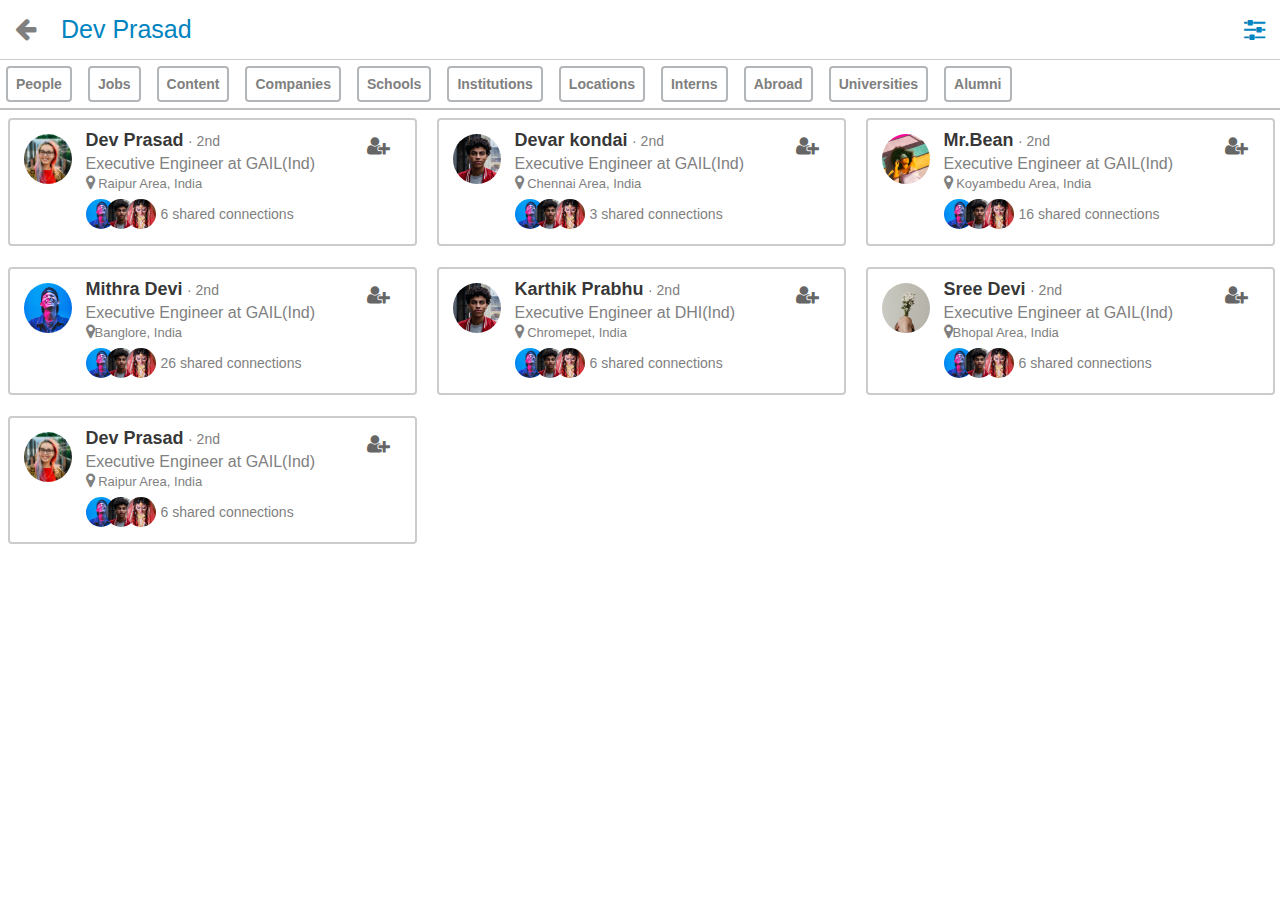
<file: suggestions/index.html>
<html>
<head>
  <meta charset="UTF-8">
  <title>Suggestions</title>
  <meta name="viewport" content="width=device-width, initial-scale=1.0">
  <link rel="stylesheet" href="main.min.css">
  	<link rel="stylesheet" href="https://cdnjs.cloudflare.com/ajax/libs/font-awesome/4.7.0/css/font-awesome.min.css">
  <title>Notifications</title>
</head>
<body>


<div class="header">
        <div class="lhead">
              <i class="fa fa-arrow-left"></i>
              <div>Dev Prasad</div>
        </div>
        <div class="rhead">
              <i class="fa fa-sliders"></i>
        </div>
</div>

<div class="scroll">
      <div class="scrollitem">
            People
      </div>

      <div class="scrollitem">
            Jobs
      </div>

      <div class="scrollitem">
            Content
      </div>

      <div class="scrollitem">
            Companies
      </div>

      <div class="scrollitem">
            Schools
      </div>

      <div class="scrollitem">
            Institutions
      </div>

      <div class="scrollitem">
            Locations
      </div>

      <div class="scrollitem">
            Interns
      </div>

      <div class="scrollitem">
            Abroad
      </div>

      <div class="scrollitem">
            Universities
      </div>

      <div class="scrollitem">
            Alumni
      </div>
</div>









   <div class="cardwrapper">

     <div class="card">

       <div class="imgwrapper">
             <img src="../assets/girl.jpg" alt="">
       </div>

       <div class="contentwrapper">
         <div class="content">
                 <div class="head">Dev Prasad</div> <span>&middot; 2nd</span>
                 <div class="about"> Executive Engineer at GAIL(Ind)</div>
                 <div class="location"> <i class="fa fa-map-marker"></i><span> Raipur Area, India</span></div>
                 <div class="photogrid">

                   <img src="../assets/pic3.jpg" alt="">
                   <img src="../assets/guy1.jpg" alt="">
                   <img src="../assets/pic2.jpg" alt="">
                   <span>6 shared connections</span>

                 </div>
          </div>
                 <div class="addfrnd">
                      <i class="fa fa-user-plus"></i>
                 </div>
       </div>



     </div>

     <div class="card">

       <div class="imgwrapper">
             <img src="../assets/guy1.jpg" alt="">
       </div>

       <div class="contentwrapper">
         <div class="content">
                 <div class="head">Devar kondai</div> <span>&middot; 2nd</span>
                 <div class="about"> Executive Engineer at GAIL(Ind)</div>
                 <div class="location"> <i class="fa fa-map-marker"></i><span> Chennai Area, India</span></div>
                 <div class="photogrid">

                   <img src="../assets/pic3.jpg" alt="">
                   <img src="../assets/guy1.jpg" alt="">
                   <img src="../assets/pic2.jpg" alt="">
                   <span>3 shared connections</span>

                 </div>
          </div>
                 <div class="addfrnd">
                      <i class="fa fa-user-plus"></i>
                 </div>
       </div>



     </div>


     <div class="card">

       <div class="imgwrapper">
             <img src="../assets/pic1.jpg" alt="">
       </div>

       <div class="contentwrapper">
         <div class="content">
                 <div class="head">Mr.Bean</div> <span>&middot; 2nd</span>
                 <div class="about"> Executive Engineer at GAIL(Ind)</div>
                 <div class="location"> <i class="fa fa-map-marker"></i><span> Koyambedu Area, India</span></div>
                 <div class="photogrid">

                   <img src="../assets/pic3.jpg" alt="">
                   <img src="../assets/guy1.jpg" alt="">
                   <img src="../assets/pic2.jpg" alt="">
                   <span>16 shared connections</span>

                 </div>
          </div>
                 <div class="addfrnd">
                      <i class="fa fa-user-plus"></i>
                 </div>
       </div>



     </div>


     <div class="card">

       <div class="imgwrapper">
             <img src="../assets/pic3.jpg" alt="">
       </div>

       <div class="contentwrapper">
         <div class="content">
                 <div class="head">Mithra Devi</div> <span>&middot; 2nd</span>
                 <div class="about"> Executive Engineer at GAIL(Ind)</div>
                 <div class="location"> <i class="fa fa-map-marker"></i><span>Banglore, India</span></div>
                 <div class="photogrid">

                   <img src="../assets/pic3.jpg" alt="">
                   <img src="../assets/guy1.jpg" alt="">
                   <img src="../assets/pic2.jpg" alt="">
                   <span>26 shared connections</span>

                 </div>
          </div>
                 <div class="addfrnd">
                      <i class="fa fa-user-plus"></i>
                 </div>
       </div>



     </div>


     <div class="card">

       <div class="imgwrapper">
             <img src="../assets/guy1.jpg" alt="">
       </div>

       <div class="contentwrapper">
         <div class="content">
                 <div class="head">Karthik Prabhu</div> <span>&middot; 2nd</span>
                 <div class="about"> Executive Engineer at DHI(Ind)</div>
                 <div class="location"> <i class="fa fa-map-marker"></i><span> Chromepet, India</span></div>
                 <div class="photogrid">

                   <img src="../assets/pic3.jpg" alt="">
                   <img src="../assets/guy1.jpg" alt="">
                   <img src="../assets/pic2.jpg" alt="">
                   <span>6 shared connections</span>

                 </div>
          </div>
                 <div class="addfrnd">
                      <i class="fa fa-user-plus"></i>
                 </div>
       </div>



     </div>


     <div class="card">

       <div class="imgwrapper">
             <img src="../assets/pic4.jpg" alt="">
       </div>

       <div class="contentwrapper">
         <div class="content">
                 <div class="head">Sree Devi</div> <span>&middot; 2nd</span>
                 <div class="about"> Executive Engineer at GAIL(Ind)</div>
                 <div class="location"> <i class="fa fa-map-marker"></i><span>Bhopal Area, India</span></div>
                 <div class="photogrid">

                   <img src="../assets/pic3.jpg" alt="">
                   <img src="../assets/guy1.jpg" alt="">
                   <img src="../assets/pic2.jpg" alt="">
                   <span>6 shared connections</span>

                 </div>
          </div>
                 <div class="addfrnd">
                      <i class="fa fa-user-plus"></i>
                 </div>
       </div>



     </div>


     <div class="card">

       <div class="imgwrapper">
             <img src="../assets/girl.jpg" alt="">
       </div>

       <div class="contentwrapper">
         <div class="content">
                 <div class="head">Dev Prasad</div> <span>&middot; 2nd</span>
                 <div class="about"> Executive Engineer at GAIL(Ind)</div>
                 <div class="location"> <i class="fa fa-map-marker"></i><span> Raipur Area, India</span></div>
                 <div class="photogrid">

                   <img src="../assets/pic3.jpg" alt="">
                   <img src="../assets/guy1.jpg" alt="">
                   <img src="../assets/pic2.jpg" alt="">
                   <span>6 shared connections</span>

                 </div>
          </div>
                 <div class="addfrnd">
                      <i class="fa fa-user-plus"></i>
                 </div>
       </div>



     </div>

   </div>





</body>
</html>
</file>
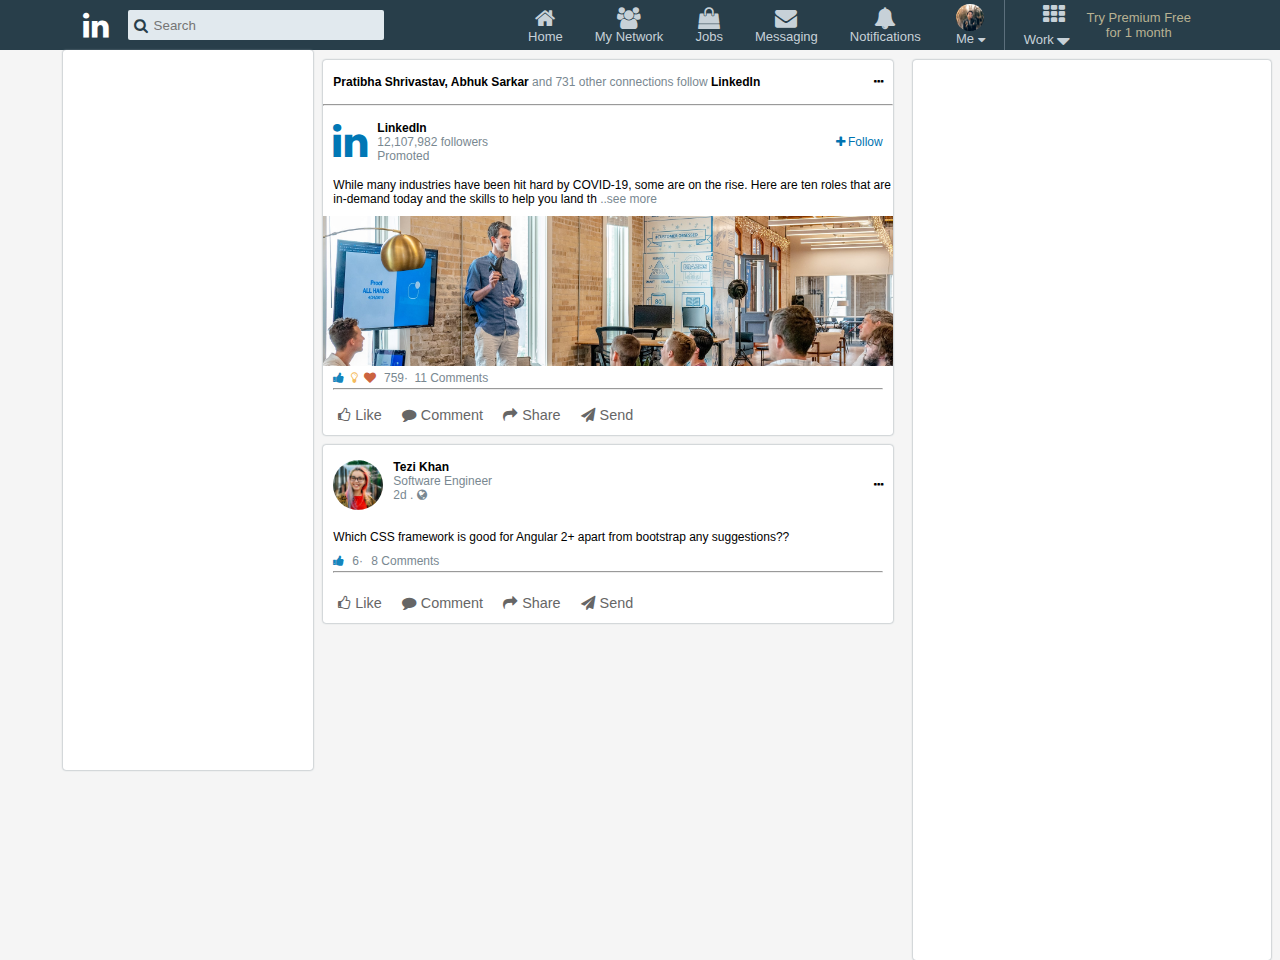
<file: main.html>
<html>
<head>
  <meta http-equiv="Content-Type" content="text/html;charset=UTF-8">
  <title>LinkedIn</title>
  <link rel = "icon" href ="assets/linkedInTitle.png"  type = "image/x-icon">
  <link rel="stylesheet" href="main.css">
  <link rel="stylesheet" href="https://cdnjs.cloudflare.com/ajax/libs/font-awesome/4.7.0/css/font-awesome.min.css">
  <script src="main.js" type="text/javascript"></script>
</head>
<body>
<div class="container">

<!--hamburger side nav -->
  <div class="navbar-hs">

   <div class = "navbar-hs-r1">

        <div class="navbar-hs-r1-s1">
            <div class="navbar-hs_profWrapper"><img src="assets/profile.jpg" alt="?"></div>
            <div><i class = " fa fa-moon-o" style="color:white;font-size:25px;"></i></div>
        </div>

        <div class="navbar-hs-r1-s2">
                <div class = "navbar-hs_profDesc"><div>Akash Ranjan Verma</div>
                <div style = "opacity:0.6;padding-top:5px;font-size:12px;">+91 9500816145 </div>
                </div>
                <div>
                  <i class = "fa fa-caret-down" style = "color:white;"></i>
                </div>
        </div>
   </div>
   <div class="nabar-hs-r2">
    <div class = "navbar-hs-r2-wrapper">
     <div class="navbar-hs-r2-div">
             <span class = "navbar-hs-r2-i">
            <i class = "fa fa-group"> </i>
              </span>
            <span class = "navbar-hs-r2-span">New Group</span>
     </div>
     <div class="navbar-hs-r2-div">
       <span class = "navbar-hs-r2-i">
       <i class = "fa fa-lock"></i>
     </span>
       <span class = "navbar-hs-r2-span">New Group Chat</span>
     </div>
     <div class="navbar-hs-r2-div">
       <span class = "navbar-hs-r2-i">
       <i class = "fa fa-bullhorn"></i>
     </span>
       <span class = "navbar-hs-r2-span">New Channel</span>
     </div>
     <div class="navbar-hs-r2-div">
       <span class = "navbar-hs-r2-i">
       <i class = "fa fa-user"></i>
     </span>
       <span class = "navbar-hs-r2-span">Contacts</span>
     </div>
     <div class="navbar-hs-r2-div">
       <span class = "navbar-hs-r2-i">
       <i class = "fa fa-phone"></i>
     </span>
       <span class = "navbar-hs-r2-span">Calls</span>
     </div>
     <div class="navbar-hs-r2-div">
       <span class = "navbar-hs-r2-i">
       <i class = "fa fa-bookmark"></i>
     </span>
       <span class = "navbar-hs-r2-span">Saved Messages</span>
     </div>
     <div class="navbar-hs-r2-div">
       <span class = "navbar-hs-r2-i">
       <i class = "fa fa-group"></i>
     </span>
       <span class = "navbar-hs-r2-span">Settings</span>
     </div>

     </div>
   </div>

   <div class="navbar-hs-r3">
     <div class="navbar-hs-r2-div">
       <span class = "navbar-hs-r2-i">
       <i class = "fa fa-user-plus"></i>
     </span>
       <span class = "navbar-hs-r2-span">Invite Friends</span>
     </div>
     <div class="navbar-hs-r2-div">
       <span class = "navbar-hs-r2-i">
       <i class = "fa fa-info-circle"></i>
     </span>
       <span class = "navbar-hs-r2-span">Telegram FAQ</span>
     </div>
   </div>
  </div>

  <!-- End of hamburger side nav -->
<div class="navbar-wrapper">

<form class = "navbar-form">
  <div class = "navbar-logo">
      <i class="fa fa-linkedin" style = "cursor:pointer;"></i>
  </div>

  <!-- Task: Add side navbar Date: 14th JULY,2020           -->


<div class = "navbar-hamburger-wrapper">
  <div class="navbar-hamburger">
  <div class="navbar-hamburger-icon1"></div>
  <div class="navbar-hamburger-icon2"></div>
  <div class="navbar-hamburger-icon3"></div>
  </div>
</div>

<!-- End of Task: Add side navbar Date: 14th JULY, 2020 -->
  <!--div class="navbar-icon navbar-icon-profile">

    <div class="navbar-profile-wrapper"><img src="assets/profile.jpg" alt="?"></div>
    <div class = "navbar-icon-profile-text"> me <i class = "fa fa-sort-desc"></i></div>
  </div -->


  <div class="navbar-input-wrapper">
    <button class="navbar-form-button"><i class="fa fa-search search"></i></button>
    <input type="text" class = "navbar-form-input" placeholder="Search">
    <i class = "fa fa-qrcode qrcode"></i>
  </div>
  <div class = "navbar-form-msg"> <i class = "fa fa-envelope-o"></i></div>
</form>
<div class = "navbar-icons-wrapper">
<div class="navbar-icons">
  <div class="navbar-icon"><i class="fa fa-home"></i><div class="nav-txt">home</div></div>
  <div class="navbar-icon"><i class="fa fa-users"></i><div class="nav-txt">my network</div></div>
  <div class="navbar-icon"><i class="fa fa-shopping-bag"></i><div class="nav-txt">jobs</div></div>
  <div class="navbar-icon"><i class="fa fa-envelope"></i><div class="nav-txt">messaging</div></div>
  <div class="navbar-icon"><i class="fa fa-bell"></i><div class="nav-txt">notifications</div></div>
  <div class="navbar-icon navbar-icon-profile">

    <div class="navbar-profile-wrapper"><img src="assets/profile.jpg" alt="?"></div>
    <div class = "navbar-icon-profile-text"> me <i class = "fa fa-sort-desc"></i></div>
  </div>
</div>
<div class="navbar-icons-right">
    <div class = "navbar-right">
      <div><i class = "fa fa-th" style = "padding-right:5px;"></i></div>
      <div class = "navbar-right-text">Work <i class = "fa fa-sort-desc"></i></div>
    </div>
    <div class = "navbar-right navbar-right-text">
           Try Premium Free for 1 month
    </div>
</div>
</div>

</div>



<!-- End of navbar -->


<div class="content-wrapper">


<div class="content-left-wrapper">
 <div class = "content-left">
 </div>
</div>

<div class="content-center-wrapper">

       <div class="content1">
           <div class = "row1">
             <div>
               <strong>Pratibha Shrivastav, Abhuk Sarkar</strong> <span class = "lightgrey"> and 731 other
             connections follow </span><strong>LinkedIn</strong>
           </div>
           <i class = "fa fa-ellipsis-h" style = "cursor:pointer;"></i>

           </div>
<hr>
           <div class="row2">
                     <div class = "row2-linkedin">
                                 <i class = "fa fa-linkedin" style = "cursor:pointer;"></i>
                                 <div class = "row-span">
                                       <div><strong>LinkedIn</strong></div>
                                       <div><span class = "lightgrey">12,107,982 followers</span></div>
                                       <div><span class = "lightgrey">Promoted</span></div>

                                 </div>
                     </div>
                     <div class = "row2-follow" style = "cursor:pointer;">
                        <i class = "fa fa-plus"></i> Follow
                     </div>

           </div>
           <div class = "row3">
             While many industries have been hit hard by COVID-19, some are on the rise.
             Here are ten roles that are in-demand today and the skills to help you land th
             <span class = "lightgrey" style = "cursor:pointer">..see more</span>
           </div>

           <div class="row4">
             <img src="assets/office.jpg" alt="Some Error Occured">
           </div>

           <!--div class = "row5">
             <span class = "lightgrey">
               <i class = "fa fa-thumbs-up"  style="color:#1485bd;padding-right:3px;"></i>
               <i class = "fa fa-lightbulb-o" style="color:#f5bb5c;padding-right:3px;"></i>
               <i class = "fa fa-heart" style = "color:#cb6340;padding-right:8px;"></i>759
              <span style = "vertical-align:super;font-size:20px;color:rgba(0,0,0,0.7)">.</span>
               11 comments </span>
             <div style = "padding-top:3px;"></div>
             <hr>
           </div-->
           <div class="row5" style = "padding: 5px 10px">
             <div class = "lightgrey commentbox" >
               <div>
                 <i class = "fa fa-thumbs-up"  style="color:#1485bd;padding-right:3px;"></i>
                 <i class = "fa fa-lightbulb-o" style="color:#f5bb5c;padding-right:3px;"></i>
                 <i class = "fa fa-heart" style = "color:#cb6340;padding-right:8px;"></i>759
              </div>
              <div>
             <!--span style = "vertical-align:super;font-size:20px;color:rgba(0,0,0,0.7)">.</span-->
              <span style = "padding-right:3px;">&middot;</span>  11 Comments
            </div>
             </div>
             <hr style = "margin-top:3px;">
           </div>






           <div class="row6">
             <div> <i class = "fa fa-thumbs-o-up"></i> <span>Like</span> </div>
             <div><i class = "fa fa-comment"></i><span> Comment</span> </div>
             <div><i class = "fa fa-share"></i><span> Share</span> </div>
             <div> <i class = "fa fa-send"></i> <span>Send </span></div>
           </div>

       </div>

       <div class="content2">
            <div class = "content2-row1">
              <div class = "content2-profile-wrapper" style = "cursor:pointer;">
                <div class = "content2-row1-profilePic">
                        <img src="assets/girl.jpg" alt="">

                </div>
                <div class = "row-span">
                    <div><strong>Tezi Khan</strong></div>
                    <div> <span class = "lightgrey">Software Engineer</span></div>
                    <div><span class = "lightgrey"> 2d . <i class = "fa fa-globe"></i></span></div>

                  </div>
              </div>
              <i class = "fa fa-ellipsis-h" style = "padding-right:10px;cursor:pointer;"></i>
            </div>

            <div class="content2-row2">
              Which CSS framework is good for Angular 2+ apart from bootstrap any suggestions??
            </div>
            <div class="content2-row3" style = "padding: 5px 10px">
              <div class = "lightgrey commentbox" >
                <div>
                 <i class = "fa fa-thumbs-up" style="color:#1485bd;padding-right:8px;"></i>6
               </div>
               <div>
              <!--span style = "vertical-align:super;font-size:20px;color:rgba(0,0,0,0.7)">.</span-->
               <span style = "padding-right:5px;">&middot;</span>  8 Comments</div>
              </div>
              <hr style = "margin-top:3px;">
            </div>
              <div class="row6" style = "padding-top:10px;">

                  <!--div class="likesubdivwrapper">
                  <div class = "likesubdiv">
                          <i class = "fa fa-thumbs-o-up like"></i>
                          <i class = "fa fa-thumbs-o-up like"></i>
                          <i class = "fa fa-thumbs-o-up like"></i>
                          <i class = "fa fa-thumbs-o-up like"></i>
                          <i class = "fa fa-thumbs-o-up like"></i>
                          <i class = "fa fa-thumbs-o-up like"></i>
                  </div>
                </div -->
                <div><i class = "fa fa-thumbs-o-up"></i><span>Like </span> </div>
                <div><i class = "fa fa-comment"></i> <span>Comment </span></div>
                <div><i class = "fa fa-share"></i> <span>Share</span> </div>
                <div> <i class = "fa fa-send"></i> <span>Send </span> </div>
              </div>

       </div>















</div>

<div class="content-right-wrapper">
<div class="content-right"></div>
</div>








</div>














</div>
</body>
</html>
</file>
<file: main.css>
:root{
  --navbarColor:#283e4a;
  --navbarForm : #e1e9ee;
  --baseFont: sans-serif;
  --iconColor: #c7d1d8;
  --fontIconSize:22px;
  --fontIconTextSize:13px;
  --logoIconSize:30px;
  --contentBG: #f5f5f5;
  --black: #000;
  --hsRow1: #567da4;
}

*{
  padding: 0;
  margin:0;
  box-sizing: border-box;
  font-family: Helvetica;

}

body{
  background: var(--contentBG);
}
.navbar-wrapper{
  width:100%;
  background: var(--navbarColor);
  height:50px;
  display:flex;
  font-size:.9rem;
  justify-content: space-around;
  align-items: center;
  z-index:2;

}



.navbar-form{
  height:100%;
  width:25%;
  display: flex;
  justify-content: center;
  align-items: center;
}

.navbar-logo{
  color:white;
  height:100%;
  width:20%;
  font-size:var(--logoIconSize);
  display: flex;
  justify-content: center;
  align-items: center;
}

.navbar-hamburger-wrapper{

  height:50%;
  width: 30px;
  padding-right:5px;
  margin: auto;
  display: flex;
  justify-content: center;
  align-items: center;
  cursor: pointer;
    display: none;
      z-index: 10;
}

.navbar-hamburger{
  display: flex;
  width:100%;
  height:100%;
  flex-direction: column;
  justify-content: space-around;


}

.navbar-hamburger-icon1, .navbar-hamburger-icon2 , .navbar-hamburger-icon3{

        width: 28px;
        height: 2px;
        background: var(--iconColor);
}
.toggle .navbar-hamburger-icon1{
  transform-origin: 2px;
    transform:rotate(45deg) ;
}
.toggle .navbar-hamburger-icon2{
opacity:0;
}
.toggle .navbar-hamburger-icon3{
  transform-origin: 10px;
  transform:rotate(-45deg) translate(2px,-5px);
}

.navbar-hs{
  position: fixed;
  height:100vh;
  width:70vw;
  background: white;
  z-index: 3;
  box-shadow: 1px 0px 1px 0px rgba(0,0,0,0.3);
  transform: translateX(-100%);
  transition: transform 0.4s ease;
  overflow-y: scroll;
  -ms-overflow-style: none;
  scrollbar-width: none;

}
.navbar-hs::-webkit-scrollbar {
  display: none;
}

.navbar-hs-r1{

  background: var(--hsRow1);
  height:170px;
  width:100%;
}

.navbar-hs-r1-s1{
  display: flex;
  justify-content: space-between;
  align-items: flex-start;
  padding:45px 10px 15px 10px;
}

.navbar-hs-r1-s2{
     display: flex;
     justify-content: space-between;
     align-items: center;
     padding:0px 10px 15px 10px;
}

.navbar-hs_profDesc{
  display: flex;
  flex-direction: column;
  font-size: .8em;
  font-weight: 400;
  color:white;

}

.navbar-hs_profWrapper{
     width:60px;
     height: 60px;
     border-radius: 50%;
     overflow: hidden;
}

.navbar-hs_profWrapper>img{
  width: 100%;
  height: 100%;
  object-fit: cover;
}





.navbar-hs-r2{
  display: flex;
}
.navbar-hs-r2-wrapper{
       padding:10px;
       margin-left: 5px;
}

.navbar-hs-r2-div{
      padding:10px 0px;

}

.navbar-hs-r3{
  padding:10px;
  border-top:1px solid rgba(0,0,0,0.3);
  padding-top:0;
  margin-left:5px;
}

.navbar-hs-r2-i{
     display: inline-block;
     width:20px;
     margin-right: 10px;
     color: #000;
     opacity:0.7;
     cursor:pointer;

}
.navbar-hs-r2-span{

      font-size: .8em;
      font-weight: 700;
      color:#394041;
      cursor:pointer;
}

.navbar-input-wrapper{

  width:80%;
  border-radius:2px;
  background: var(--navbarForm);
  height:60%;
  display:flex;
  justify-content: flex-start;
  align-items: center;
}
.navbar-form-button{
         height: 100%;
         color:#283e4a;
         border:none;
         width:10%;
         cursor: pointer;
         outline:none;
         font-size:15px;
         background: none;

}


.navbar-form-input{
        width:90%;
        padding:0px;
        outline:none;
        box-sizing: border-box;
        border:none;
        background: none;
}
.navbar-input-wrapper .qrcode{
  float:right;
  padding-right:5px;
  font-size:20px;
  display:none;
  cursor: pointer;
}

.navbar-form-msg{
  display:none;
}
.navbar-form .navbar-icon-profile{
  display: none;
}
/* End of navbar form */

.navbar-icons-wrapper{
  width:55%;
  height: 100%;
  display: flex;
}

.navbar-icons{
  width:70%;
  height:100%;
  display: flex;
  justify-content: space-around;
  align-items: center;
  padding:2px 0px;
  border-right:1px solid #5c6f7c;
}

.navbar-icons>div{
  height:100%;
  font-family:var(--baseFont);
  color: var(--iconColor);
  opacity:1;
  font-size:var(--fontIconTextSize);
  display: flex;
  flex-direction: column;
  justify-content: center;
  align-items: center;
  text-transform: capitalize;
  transition: all 0.1s ease-in;
  cursor:pointer;
}

.navbar-icon:hover{
  color:white;
}

.navbar-icon>i{
  font-size:var(--fontIconSize);
}


.navbar-icon-profile {
          width:35px;
          height: 20px;
}


.navbar-profile-wrapper{
    border-radius: 50%;
    width:80%;
    height:60%;
    overflow:hidden;

}

.navbar-profile-wrapper img{
  height:100%;
  width:100%;
  object-fit: cover;
}

.navbar-icon-profile-text i{
  vertical-align:top;
}



.navbar-icons-right{
  width:30%;
  display: flex;
  flex-direction: row;
  justify-content: center;
  align-items: center;
  color: var(--iconColor);

}

.navbar-right:first-child{
   display: flex;
   flex-direction:column;
   align-items: flex-end;
   justify-content: center;
}
.navbar-right:nth-child(2){
  width:60%;
  padding-left:10px;
  word-wrap: break-word;
  color:#b9b293;
  font-weight: 530;
  text-align: center;
}
.navbar-right:nth-child(2):hover{
  text-decoration: underline;
}



.navbar-icons-right i{
  font-size: var(--fontIconSize);

}

.navbar-right-text{
    font-size: var(--fontIconTextSize);
}


/* End of navbar */




.content-wrapper{
  display: flex;
  background: var(--contentBG);
  height:100%;
  width:100%;
  font-size: 0.75em;
}


.content-left-wrapper{
  flex:20%;
  height:100%;
  display:flex;
  justify-content:flex-end;

}

.content-left{
  width:80%;
  height:80%;
  background: white;
  box-shadow:0px 0px 2px 0px rgb(121,136,145);
  border-radius: 3px;
}



.content-center-wrapper{
  flex:40%;

  margin: 0px 10px;
  margin-top: 10px;
}
.content-right-wrapper{
  flex:25%;


}
.content-right{
    background: white;
    height:100%;
    width:95%;
    margin: 10px 0px 0px 10px;
    box-sizing: border-box;
    box-shadow:0px 0px 2px 0px rgb(121,136,145);
    border-radius: 3px;

}



.content1{
         width:100%;
         background: white;
         box-shadow:0px 0px 2px 0px rgb(121,136,145);
         border-radius: 3px;
}

.lightgrey{
  color: rgb(121,136,145);
}
.row1{
  padding: 15px 10px;
  display:flex;
  align-items: center;
  justify-content: space-between;
}

.row1 div:first-child{
  word-wrap: break-word;
}



.row2{
  display:flex;
  padding:15px 10px;
  justify-content: space-between;
  align-items: center;
}


.row2 .row2-linkedin{

  display:flex;
}
.row2 .row2-linkedin i{
  font-size: 40px;
  color:#0077b5;
}

.row-span{
  display: flex;
  margin-left:10px;
  flex-direction: column;
  align-items: flex-start;
}

.row2-follow{
  color:#0073b1;
}

.row3{
    padding-bottom:10px;
    padding-left:10px;
}

.row4{
  width:100%;
  height:150px;

}

.row4 img{
  width:100%;
  height:100%;
  object-fit: cover;
}

.row5{
  padding:10px 10px;

}


.row6{
  display:flex;
  align-items: center;
  padding:5px 10px;
}

.row6>div{
  height:30px;
  margin-right: 10px;
  color:#666666;
  font-family: Helvetica;
  font-size:.9rem;
  cursor: pointer;
  display: flex;
  align-items: center;
  padding:0px 5px;
  justify-content: space-around;
  transition:0.1s ease-out;
}
.row6 div i, .row6>div>div{
  padding-right:5px;
}
/*
Like buttons. not implemented
.like{
  position: relative;
}

.likesubdivwrapper{
  display: none;
}

.likesubdiv{

  position:absolute;
  background: white;
  border-radius: 20px;
  display: flex;
  padding:10px;
  z-index: 9;
  box-shadow:0px 0px 2px 0px rgb(121,136,145);
  transform: translate(-40px,-80px);
}

.likesubdiv i{
    font-size: 20px;
    padding-left:5px;
    transition: 0.2s ease-out;
}
.likesubdiv i:hover{
  transform: scale(2);
}
*/
.row6 div:hover{
  background:#f3f6f8;
}

.content2{
  margin-top:10px;
  background: white;
  box-shadow:0px 0px 2px 0px rgb(121,136,145);
  border-radius: 3px;
  margin-bottom: 50px;
}

.content2-row1{
  display:flex;
  justify-content: space-between;
  align-items: center;
}

.content2-profile-wrapper{
  display: flex;
  padding:15px 10px;
}

.content2-row1-profilePic{
  width:50px;
  height:50px;

}

.content2-row1-profilePic img{
  width:100%;
  height:100%;
  border-radius: 50%;
  object-fit: cover;
}

.content2-row2{
  padding:5px 10px;
}

.commentbox{
  display: flex;
  align-items: center;
  justify-content:flex-start;

}




/* Profile card */


.profilecardwrapper{
        position: relative;
        background: white;
        box-shadow: 0px 0px 2px 0px rgba(0,0,0,0.3);
}

.profilebg{
  background: #0095b5;
  height:150px;
}

.profilebg i{
  float:right;
  color:white;
  opacity:0.9;
  cursor:pointer;
  font-size:25px;
  padding:15px;
}

.profileimgwrapper{
  position:absolute;
  top:100;
  left:30px;
  height:85px;
  width:85px;
  border:1px solid rgba(255,255,255,0.3);
  overflow: hidden;
  border-radius: 50%;
  background: white;
}

.profileimgwrapper img{
  width:100%;
  height:100%;
  object-fit: cover;
}

#profileEdit{
  float:right;
  padding:8px;
  margin:8px;
  border:1px solid rgba(0,0,0,0.6);
  border-radius: 20px;
  font-family: arial;
  font-weight:550;
  font-family: Helvetica;
  cursor: pointer;
  transition:  0.1s ease;

}

#profileEdit:hover{
  transform: scale(1.1);
}


.aboutwrapper{
  margin:5px 0px;
  font-family: arial;
  display: flex;
  align-items: center;
  justify-content: space-between;
}

.aboutwrapper div:first-child{
  font-size:23px;
}

.bio{
      font-size: 15px;
      font-family: arial;
      opacity:0.9;
}

.connections{
  margin:15px 0px 15px 0px;
  text-align: center;
  color:#0073b1;
  font-weight:550;
}

.profilebtns{
  width:100%;
  margin:10px 0px 0px 0px;
  display: flex;
  justify-content: space-around;
}

.profilebtns button{
  flex:33%;
  outline:none;
  cursor:pointer;
  border:none;
  border-left:1px solid rgba(255,255,255,0.1);
  padding:10px 40px;
  color:white;
   background:rgba(0, 115, 177, 0.8);
  transition:background 0.2s ease;
}

.profilebtns button:hover{
   background:rgba(0, 115, 177, 1);
   opacity: 1;
}

.posts{
  margin:10px 0px;
  padding: 8px 0px 8px 6px;
  font-size: 25px;
  color:rgba(0,0,0,0.8);
  background: rgba(0,0,0,0.1);
  box-shadow:0px 0px 3px rgba(0,0,0,0.3);

}


.modal,.modal1 {
  display: none; /* Hidden by default */
  position: fixed; /* Stay in place */
  z-index: 1; /* Sit on top */
  padding-top: 100px; /* Location of the box */
  left: 0;
  top: 0;
  width: 100%; /* Full width */
  height: 100%; /* Full height */
  overflow: auto; /* Enable scroll if needed */
  background-color: rgb(0,0,0); /* Fallback color */
  background-color: rgba(0,0,0,0.4); /* Black w/ opacity */
}

/* Modal Content */
.modal-content {
  position: relative;
  background-color: #f5f5f5;
  margin: auto;
  padding: 0;
  border: 1px solid #888;
  width: 80%;
  box-shadow: 0 4px 8px 0 rgba(0,0,0,0.2),0 6px 20px 0 rgba(0,0,0,0.19);
  -webkit-animation-name: animatetop;
  -webkit-animation-duration: 0.4s;
  animation-name: animatetop;
  animation-duration: 0.4s
}

/* Add Animation */
@-webkit-keyframes animatetop {
  from {top:-300px; opacity:0}
  to {top:0; opacity:1}
}

@keyframes animatetop {
  from {top:-300px; opacity:0}
  to {top:0; opacity:1}
}

/* The Close Button */
.close, .close1 {
  padding:15px;
  color: #283e4a;
  float: right;
  font-size: 28px;
  font-weight: bold;
}

.close:hover,
.close:focus,
.close1:hover,
.close1:focus {
  color: #000;
  text-decoration: none;
  cursor: pointer;
}



.modal-body {padding: 2px 16px;}

.aboutmodalwrapper,.skillmodalwrapper{

  padding:10px 15px;
  font-family: arial;
  font-size:16px;
}

.aboutmodalwrapper h3, .skillmodalwrapper h3{
/*  color:rgba(0, 115, 177, 1); */
color:#283e4a;
}

.aboutmodalwrapper div i,.skillmodalwrapper div i{
  width:22px;
  color:#283e4a;
}

.aboutmodalwrapper div,.skillmodalwrapper div{
  padding:10px 0px;
}

.skillmodalwrapper div i{
  font-size:10px;
}

.progress {
  width: 20%;
  height:15px;
  background-color: #ddd;
  border-radius: 8px;
  overflow: hidden;
}

.skills {
  text-align: right;
  color: white;
  font-size:12px;
}

.html {
   background-color: #4CAF50;
width:90%;}

.web{
  background: #4CAF50;
  width:80%;
}

.py{
  background: #4CAF50;
  width:70%;
}



/* end of profile */
@media only screen and (min-width:768px){
  .navbar-hs{
    display: none;
  }


}
@media only screen and (max-width:1024px){



.navbar-icons-wrapper{
  width:60%;
}

.navbar-form{
  width:30%;
}

.content-left{
  width:100%;
}

.content-center-wrapper{
  flex:50%;
}
.content-right-wrapper{
  flex:20%;
}
.content-left-wrapper{
  flex:15%;
}

.navbar-icons{
  width:90%;
}
.navbar-icons-right{
  width:10%;
}
.navbar-right-text{
  display: none;
}
}


@media only screen and (max-width:768px){

/* forms */
.navbar-hamburger-wrapper{
  display: block;
  z-index: 3;
}
  .navbar-form{
    width:90%;
    justify-content: space-around;
  }
  .navbar-form .navbar-icon-profile{
    display: flex;
    align-items: center;
    justify-content: center;
    width:50px;
    height:60px;
  }
   .navbar-input-wrapper .qrcode{
     padding-right:5px;
     display: block;
   }
  .navbar-form-msg{
    display:flex;
    padding-left:5px;
    font-size: var(--fontIconSize);
    color: var(--iconColor);
    cursor: pointer;
  }
  /* End of forms */

  .content-wrapper{
    display: block;
    padding:5px;
  }
  .content-left-wrapper, .content-right-wrapper{
    /*flex:0%; */
    display: none;
  }
  .content-center-wrapper{
    /*flex:100%; */
    width:100%;
    margin:10px 0px 0px 0px;
    box-sizing: border-box;
  }
     .navbar-icons-wrapper{
       width:0%;
     }

   .navbar-icons{
     background: white;
     z-index: 9;
     width:100%;
     height:40px;
     position: fixed;
     top:calc(100% - 40px);
     left:0;
     border-right: none;
     border-top: 1px solid rgba(121,136,145,0.7);
   }
   .navbar-icon i{
     color:#798891;
   }
   .navbar-icons .navbar-icon-profile{
     display: none;
     /*     Removing profile icon for adding hamburger for task , 14th JULY,2020
     position: absolute;
     transform: translate(-100vw,0);
     */
   }

   .nav-txt, .navbar-icon-profile-text, .navbar-logo{
     display: none;
   }

   .navbar-icons-right{
     display:none;
   }
   .commentbox{
     justify-content: space-between;
   }

   .bio{
     font-size: 16px;
   }

   .profilebtns button{
     padding:17px 40px;
   }


}




@media only screen and (max-width:360px){

  .navbar-form-button{
    width:15%;
  }
  .navbar-form-input{
    width:70%;
  }
  .navbar-icons>div>i{
    font-size: 1rem;
  }
  .row6 div>span{
    display: none;
  }
}
</file>
<file: addfriends/CSS/style.css>
@font-face{
    src: url("../Lato/Lato-Regular.ttf");
    font-family: myFont;
}
@font-face{
    src: url("../Lato/Lato-Bold.ttf");
    font-family: myFont;
    font-weight: bold;
}

.main-navbar-wrap,
.container-wrap,
.mobile-header,
.mobile-nav-bar,
.main-navbar-wrap *,
.container-wrap *,
.mobile-header *,
.mobile-nav-bar *{

    padding: 0;
    margin: 0;

}


*{
   font-family: -apple-system, BlinkMacSystemFont, 'Segoe UI', Roboto, Oxygen, Ubuntu, Cantarell, 'Open Sans', 'Helvetica Neue', sans-serif;
    outline: none;
    box-sizing: border-box;
    text-decoration: none;
    -webkit-tap-highlight-color: transparent;
    -webkit-touch-callout: none; /* iOS Safari */
    -webkit-user-select: none; /* Safari */
     -khtml-user-select: none; /* Konqueror HTML */
       -moz-user-select: none; /* Old versions of Firefox */
        -ms-user-select: none; /* Internet Explorer/Edge */
            user-select: none; /* Non-prefixed version, currently
                                  supported by Chrome, Edge, Opera and Firefox */

}


body{
    background-color: whitesmoke;
    padding: 0;
    margin: 0;
    border:0;
}
.select_text{
    -webkit-touch-callout: text; /* iOS Safari */
    -webkit-user-select: text; /* Safari */
     -khtml-user-select: text; /* Konqueror HTML */
       -moz-user-select: text; /* Old versions of Firefox */
        -ms-user-select: text; /* Internet Explorer/Edge */
            user-select: text; /* Non-prefixed version, currently
                                  supported by Chrome, Edge, Opera and Firefox */
}
.main-navbar-wrap{
    background-color: #0073b1;
    font-size: 1.15em;
    position: fixed;
    top: 00;
    left: 0;
    width: 100%;
    z-index: 3;
}
.main-navbar{
    width: 75%;
    margin: auto;
    display: flex;
    justify-content: space-between;
    align-items: center;
}
.icon{
    width: 2.75em;
    height: 2.75em;
    background-size: 2.4em;
    background-position: center;
    background-repeat: no-repeat;
    background-image: url("Images/main-icon.png");
    cursor: pointer;
    display: block;
}
.input-wrap{
    display: flex;
    justify-content: space-between;
    align-items: center;
    border-radius: 3px;
    background-color: whitesmoke;
    margin-left: 0.25em;
    width: 23%;
    margin-right: auto;
}
.search-bar{
    padding: 0.7em;
    padding-left: 0em;
    border: none;
    border-radius: 3px;
    background-color: whitesmoke;
    width: 90%;
}
.search-icon{
    width: 1.5em;
    height: 1.5em;
    background-image: url("../SVG/search-solid.svg");
    background-size: 0.75em;
}
.nav-icons{
    display: flex;
    align-items: center;
    width: 60%;
}
.nav-icons .icon{
    width: 20%;
    opacity: 0.6;
       width:44px;
       margin:auto;
}
.nav-icons .icon:active{
    border-radius:50%;

    background-color: rgba(0, 0, 0, 0.39);

}
.home-icon{
    background-image: url("../SVG/home-solid.svg");
    filter: invert(1);
    background-size: 1.8em;


}
.user-icon{
    background-image: url("../SVG/user-solid.svg");
    filter: invert(1);
    background-size: 1.31em;
}
.suit-icon{
    background-image: url("../SVG/briefcase-solid.svg");
    filter: invert(1);
    background-size: 1.5em;
}
.chat-icon{
    background-image: url("../SVG/comments-solid.svg");
    filter: invert(1);
    background-size: 1.5em;
}
.notify-icon{
    background-image: url("../SVG/bell-solid.svg");
    filter: invert(1);
    background-size: 1.35em;
}
.me-icon{
    background-image: url("../SVG/user-circle-solid.svg");
    filter: invert(1);
    background-size: 1.3em;
}
.menu-icon{
    background-image: url("../SVG/bars-solid.svg");
    background-size: 1.1em;
    filter: invert(1);
}
.add-icon{
    background-image: url("../SVG/plus-solid.svg");
    background-size: 1.42em;
}
.active{
    border-bottom-color: black !important;
    opacity: 1 !important;
}
.active-icon{

    opacity: 0.51 !important;

}
.work-icon{
    display: flex;
    justify-content: center;
    align-items: center;
    flex-direction: column;
    cursor: pointer;
}
.work{
    height: 1.5em;
    height: 1.5em;
    background-image: url("../SVG/th-solid.svg");
    filter: invert(1);
    background-size: 1.25em;
}
.work-cont{
    font-size: 0.6em;
    color: white;
    letter-spacing: 1px;
    display: flex;
    justify-content: space-between;
    align-items: center;
}
.work-cont::after{
    content: '';
    border-left: 4.5px solid transparent;
    border-right: 4.5px solid transparent;
    border-top: 5px solid white;
    margin-left: 0.5em;
}

.mobile-header{
    display: none;
    background-color: #0073b1;
    position: fixed;
    top: 0;
    left: 0;
    width: 100%;
    padding: 0.25em 0em;
    justify-content: space-between;
    align-items: center;
     transition: all 0.3s;
}
.mobile-header .input-wrap{
    flex: 1;
}
.mobile-header .search-bar{
    width: 95%;
    padding: 0.5em;
    font-size: 0.9em;
}
.qrcode-icon{
    width: 1.5em;
    height: 1.5em;
    background-size: 1.1em;
    margin-right: 0.35em;
    background-image: url("../SVG/qrcode-solid.svg");
}

.mobile-nav-bar{
    display: none;
    background-color: white;
    position: fixed;
    bottom: 0;
    left: 0;
   box-shadow: 0px -1px 2px 0px #b3b3b366;
    width: 100%;
    padding:5px 0;
}
.mobile-nav-bar .nav-icons{
    width: 100%;
}
.mobile-nav-bar .home-icon,
.mobile-nav-bar .user-icon{
    filter: unset;
}
.mobile-nav-bar .suit-icon,
.mobile-nav-bar .notify-icon{
    filter: invert(0);
}

/* story */



.storieswrapper {
	white-space: nowrap;
	height: 100px;
	overflow-x: scroll;
	-ms-overflow-style: none;
	scrollbar-width: none;
	display: flex;
  margin-top:50px;
}

.storieswrapper::-webkit-scrollbar {
	display: none
}

.storieswrapper .story {
	position: relative;
	height: 100%;
	width: 75px;
	margin: 0px 5px;
	display: flex;
	flex-direction: column;
	align-items: center;
	justify-content: center;
	font-family: arial
}

.storieswrapper .story img {
	width: 50px;
	height: 50px;
	object-fit: cover;
	border-radius: 50%;
	position: absolute;
	top: 50%;
	left: 50%;
	transform: translate(-50%, -50%)
}

.storieswrapper .story .plusicon {
	position: absolute;
	bottom: 22px;
	right: 11px;
	width: 15px;
	height: 15px;
	z-index: 4;
	font-size: 10px;
	border-radius: 50%;
	background: #0d80d9;
	color: white;
	display: flex;
	justify-content: center;
	align-items: center
}

.storieswrapper .story .storyname {
	position: absolute;
	bottom: 0px;
	left: 0px;
	padding: 5px 0px 0px 0px;
	width: 100%;
	text-align: center;
	font-size: 14px;
	overflow: hidden;
	white-space: nowrap;
	text-overflow: ellipsis
}

.storieswrapper .story svg {
	fill: none;
	stroke: #8a3ab8;
	stroke-width: 3px;
	stroke-dasharray: 1;
	stroke-dashoffset: 0;
	stroke-linecap: round
}

.story:nth-child(2) svg {
	animation: loading 4500ms ease-in-out infinite alternate
}
.addfriendswrapper {
	
}

.addfriendswrapper .addfriendsheader {
	display: flex;
	align-items: center;
	justify-content: space-between;
	height: 20px;
	width: 100%;
	font-family: arial;
	padding: 20px 15px 12px 15px;
	font-weight: 600;
	font-size: 14px;
	color: rgba(0, 0, 0, 0.7)
}

.addfriendswrapper .addfriendsheader div:last-child {
	color: #3596f1
}

.addfriendswrapper .friendswrapper {
	white-space: nowrap;
	height: 234px;
	padding: 10px;
	overflow-x: scroll;
	-ms-overflow-style: none;
	scrollbar-width: none;
	display: flex
}

.addfriendswrapper .friendswrapper::-webkit-scrollbar {
	display: none
}

.addfriendswrapper .friendswrapper .friendcard {
	position: relative;
	background: white;
	border-radius: 5px;
	min-width: 190px;
	min-height: 210px;
	display: flex;
	flex-direction: column;
	margin: 0px 12px 0px 0px;
	align-items: center;
	font-family: arial;
	font-size: 15px
}

.addfriendswrapper .friendswrapper .friendcard img {
	margin: 10px 0px;
	border-radius: 50%;
	width: 100px;
	height: 100px;
	object-fit: cover
}

.addfriendswrapper .friendswrapper .friendcard .fc_name {
	font-weight: 700
}

.addfriendswrapper .friendswrapper .friendcard .fc_folows {
	width: 80%;
	margin-top: 2px;
	text-align: center;
	overflow-x: hidden;
	text-overflow: ellipsis;
	word-wrap: nowrap
}

.addfriendswrapper .friendswrapper .friendcard .fc_more {
	text-align: center;
	margin: 0px 0px 5px 0px
}

.addfriendswrapper .friendswrapper .friendcard button {
	font-family: arial;
	outline: none;
	width: 75%;
	border-radius: 5px;
	border: none;
	padding: 5px;
	background: #3c95e7;
	color: white
}

.addfriendswrapper .friendswrapper .friendcard .fc_close {
	position: absolute;
	color: #ccc;
	top: 5px;
	right: 5px
}







@keyframes loading {
	100% {
		stroke: #cd476b;
		stroke-dasharray: 10;
		transform: rotate(200deg)
	}
}




/* end of story */
.container-wrap{
    padding: 1em;
    width: 100%;
}
.container{
    width: 75%;
    display: flex;
    justify-content: space-between;
    margin: auto;
    /*margin-top: 3.5em; */
}
.left-bar{
    width: 20%;
    padding: 1em;
    background-color: white;
}
.main-content{
    width: 45%;
}
.right-bar{
    width: 30%;
    padding: 1em;
    background-color: white;
}
.card{
    background-color: white;
   padding:1px 0;
    box-shadow: 0px 1px 2px 1px #ddd;
    margin-bottom: 1em;
    position: relative;
}
.card-header{
    padding: 0.5em 1em;
    display: flex;
    justify-content: space-between;
    align-items: center;
    font-size: 0.8em;
    border-bottom: 1px solid #ddd;
}
.more-icon{
    width: 2em;
    height: 2em;
    background-image: url("../SVG/ellipsis-h-solid.svg");
    /* transform: rotate(90deg); */
    background-size: 1.5em;
    border-radius: 50%;
}
.more-icon:hover{
    background-color: #dddddd;
}
.follow-conn{
    display: flex;
    justify-content: space-between;
    align-items: center;
    padding: 0em 1em;
    margin-top: 1em;
}
.follow-icon{
    width: 3.25em;
    height: 3.25em;
    border-radius: 50%;
}
.users{
    width: 2.75em;
    height: 2.75em;
}
.top-corner{
    position: absolute;
    top: 0.25em;
    right: 0.5em;
    background-size: 1.15em;
}
.conn-name{
    display: flex;
    flex-direction: column;
    margin-left: 0.5em;
    margin-right: auto;
    font-size: 1em;
    width: 100%;
}
.conn-name span b, .conn-name span{
     overflow: hidden;
   text-overflow: ellipsis;
   display: -webkit-box;
   -webkit-line-clamp: 1; /* number of lines to show */
   -webkit-box-orient: vertical;
}
.conn-name span b small{
   font-size: 11px;
    color: grey;
    padding: 0 5px
}
.conn-name span:nth-child(2),
.conn-name span:nth-child(3){
    font-size: 0.75em;
    margin-top: 0.15em;
    color: gray;
    max-width: 60%
}
.conn-name span:nth-child(3){
    display: flex;
    justify-content: flex-start;
    align-items: center;
}
.conn-name span:nth-child(3) .icon{
    font-size: 0.5em;
    margin-left: 0.25em;
}
.globe-icon{
    background-image: url("../SVG/globe-americas-solid.svg");
    filter: invert(0.5);
}
.follow{
    padding: 0;
    background-color: white;
    font-size: 0.95em;
    border: none;
    color: #0073b1;
    letter-spacing: 1px;
    font-weight: bold;
    transition: 0.3s;
    border-radius: 3px;
    cursor: pointer;
}
.follow:hover{
    background-color: #f1faff;
}
.content{
    font-size: 0.95em;
    margin-top: 0.75em;
    padding: 0em 0.6em;
    line-height:140%;
    word-spacing:1.4px;
    letter-spacing:0.4px;
    overflow: hidden;
    text-overflow: ellipsis;
    display: -webkit-box;
    -webkit-line-clamp: 10;
    -webkit-box-orient: vertical;

}
.content:hover{
    -webkit-line-clamp: unset;
}
.see-more{
    color: gray;
    padding-left: 0.5em;
    cursor: pointer;
}
.see-more:hover{
    text-decoration: underline;
}
.card-image{
    margin-top: 1em;
    width: 100%;
}
.website-link{
    display: flex;
    justify-content: space-between;
    align-items: center;
    padding: 0.75em;
    color: black;
    font-size: 0.85em;
    background-color: whitesmoke;
}
.web-content{
    display: flex;
    flex-direction: column;
}
.web-content span{
    margin-top: 0.5em;
    font-size: 0.9em;
    color: gray;
}
.view-arrow{
    display: block;
    width: 0.6em;
    height: 0.6em;
    border-top: 1.5px solid gray;
    border-left: 1.5px solid gray;
    transform: rotate(135deg);
    margin-right: 0.5em;
}
.vote-section{
    display: flex;
    justify-content: flex-start;
    align-items: center;
    padding: 0.5em;
    font-size: 0.75em;
    border-bottom: 1px solid #ddd;
}
.vote-section .icon{
    font-size: 0.7em;
}
.like-icon{
    background-image: url("../SVG/facebook-like.svg");
    transform: scaleX(-1);
}
.info-icon{
    background-image: url("../SVG/bulb.svg");
}
.love-icon{
    background-image: url("../SVG/heart.svg");
    transform: scaleX(0.9);
}
.votes{
    padding: 0 0.5em;
}
.share-section{
    padding:0 ;
    display: flex;
    align-items: center;
    justify-content: flex-start;
}
.icon-wrap{
    display: flex;
    justify-content: center;
    align-items: center;
    font-size: 0.8em;
    padding: 0.75em 0;
    transition: 0.2s;
    cursor: pointer;
    width: 25%;
    border-radius:10px;

}
.icon-wrap:active{
    background-color:rgba(0, 0, 0, 0.13);;
}


.icon-wrap .icon{
    font-size: 0.6em;
    margin: 0 1em;
}
.like-i{
    background-image: url("../SVG/thumbs-up-regular.svg");
    filter: invert(0.5);
    transform: scaleX(-1);
}
.comment-icon{
    background-image: url("../SVG/comment-alt-regular.svg");
    filter: invert(0.5);

}
.share-icon{
    background-image: url("../SVG/paper-plane-regular.svg");
    filter: invert(0.5);

}
.send-icon{
    background-image: url("../SVG/arrow-alt-circle-down-regular.svg");
    filter: invert(0.5);

}

/* Sidebar styling */


/* Sidebar */

/* .sidebar, .sidebar * {
    margin: unset;
    padding: unset;
} */

.sidebar{
    display: none;
    position: fixed;
    width: 80%;
    max-width:320px;
    height: 100%;
    overflow-y: scroll;
    scrollbar-width: none;
    left: -100%;
    top: 0;
    z-index: 50000;
    background-color: rgb(255, 255, 255);
    transition: all 0.3s;

}

.sidebar::-webkit-scrollbar {
    display: none;
  }

.filtered{
    filter: brightness(1);
}

.sidebar ul li span{
     color: rgba(36, 35, 35, 0.89);
}
.sidebar ul li {

    list-style: none;
    margin-left:  0 !important;
    font-size: 16px;
    display: flex;
    font-weight: 600;
    cursor: pointer;
    transition: all 0.35s;


}

.sidebar ul li:hover{
    color: rgb(22, 21, 21);
    /* font-weight: 600; */

background-color: gainsboro;
}

.sidebar ul li:hover img    {
    color: rgb(48, 47, 47);
    filter: invert(0.2);


}

.sidebar ul {
    padding-left: 0 !important;
}

.sidebar ul li img{
    margin-right: 25px !important;
    margin-left: 25px !important;
    color: grey;
    filter: invert(0.4);

    height: 22px;
}

.sidebar ul li a{
    display: grid;
    grid-template-columns: 2fr 5fr;
    height: 100%;
    width: 100%;
    padding: 10px 20px 15px 0 !important;

}

.sidebar hr{
    width: 95%;
    border: 0;
    border-top: 1px solid #c7c7c7;
}


.profile-img-sidebar{
    background-color: #0073b1;
    padding: 15px 15px 5px 15px !important;
    margin-bottom: 20px !important;
    display: grid;
    position: absolute;
    z-index: 5000;
    grid-template-columns: 6fr 1fr;
}

.profile-img-sidebar .moon{
    margin: 10px !important;
    color: white;
    filter: invert(1);

    /* background-color: white; */
    fill: currentColor;
    cursor: pointer;
    /* height: -moz-fit-content; */
    width: 20px;
    transition: all 0.3s;

}

.profile-img-sidebar .down{
margin: auto;
}



.profile-img-sidebar .down:hover{
    /* color: thistle; */
    filter: invert(0.8);


}

.moon:hover{
    transform: rotate(-45deg);
    filter: invert(0.8);
}

.down:hover{
    filter: invert(0.8);
}

.profile-img-sidebar .down{
    /* margin: 15px !important; */
    /* margin-top: 25px !important; */
    color: white;
    filter: invert(1);
    cursor: pointer;
    /* height: fit-content; */
    /* height: -moz-fit-content; */
    transition: all 0.3s;
}

.rotate-arrow{
    /* display: inline-block; */
    -moz-transform: rotate(180deg);
    transform: rotate(180deg);
}



.profile-img-sidebar img{
    width: 30%;
    cursor: pointer;
    transition: all 0.2s;

}

.profile-img-sidebar .avatar:hover{
transform: scale(1.1);
}

.profile-img-sidebar p{
    color: white;
    cursor: pointer;

    font-size: 17px;
    line-height: 25px;
}

.add-account{
    /* position: relative;
    z-index: -50;
    transform: translateY(-150px); */
    /* display: flex; */
    transition: all 0.1s;
    /* display: none; */
    width: 100%;
}

.add-account:hover{
background-color:gainsboro ;
}



.hidden-hr-add-acc{
    /* display: none; */
}

.all-uls{
    transition: transform 0.3s;
    transform: translateY(95px);
    -moz-transform: translateY(95px);
}

.show-add-acc{
    /* display: flex; */
    transform: translateY(180px);
    -moz-transform: translateY(180px);
}


@media only screen and (max-width:1300px){
    .main-navbar{
        width: 85%;
    }
    .container{
        width: 90%;
    }
}
@media only screen and (max-width:1150px){
    .main-navbar{
        width: 95%;
    }
    .container{
        width: 95%;
    }
}
@media only screen and (max-width:1000px){
    .main-navbar{
        width: 100%;
        font-size: 0.95em;
    }
    .container{
        width: 100%;
    }
    .left-bar{
        display: none;
    }
    .main-content{
        width: 67%;
    }
}
@media only screen and (max-width:900px){
    .right-bar{
        display: none;
    }
    .container{
        justify-content: center;
    }

    .input-wrap{
        width: 30%;
    }
    .main-content{
        width: 75%;
    }
}
@media only screen and (max-width:750px){
    .main-content{
        width: 85%;
    }
}
@media only screen and (max-width:650px){
    .container-wrap{
        padding: 0;
    }
    .container{
        margin-top: 1em;
        margin-bottom: 1.5em;
    }
    .mobile-header .chat-icon{
        margin: 0 0.25em;
    }
    .main-content{
        width: 100%;
    }
    .me-icon{
    background-image: url("../SVG/bars-solid.svg");

    }
    .main-navbar-wrap{
        display: none;
    }
    .mobile-header{
        display: flex;
    }
    .mobile-nav-bar{
        display: block;
        background-color: #f4f4f4;
        transition: all 0.3s;
    }
    .mobile-header .search-icon{
        background-size: 1em;
        margin-left: 0.3em;
    }
    .share-section{
        justify-content: space-between;
        padding: 0;
        font-size: 0.95em;
    }
    .vote-section span:last-of-type{
        margin-left: auto;
        margin-right: 0.75em;
    }
    .dot{
        display: none;
    }
    .icon-wrap{
        justify-content: center;

        padding:  0.65em 0 0.75em 0;

        margin: 0;
        flex: 1;
    }

    .filtered{
        filter: brightness(0.2);
    }


    .sidebar {
        display: block;
    }

}
@media only screen and (max-width:500px){
    .container{
        font-size: 0.95em;
    }
    .card {
    margin-bottom: 0.6em;
   box-shadow: -1px 20px 0px 0px #dddddd61;
}
}
@media only screen and (max-width:360px){
    .icon-wrap span{
       display:none;
    } .icon-wrap .icon{
       display:block;
    }
}
</file>
<file: addfriendstemp/main.min.css>
*{padding:0px;margin:0px;box-sizing:border-box;user-select:none}body{overflow:hidden}.storieswrapper{white-space:nowrap;height:100px;overflow-x:scroll;-ms-overflow-style:none;scrollbar-width:none;display:flex}.storieswrapper::-webkit-scrollbar{display:none}.storieswrapper .story{position:relative;height:100%;width:75px;margin:0px 5px;display:flex;flex-direction:column;align-items:center;justify-content:center;font-family:arial}.storieswrapper .story img{width:50px;height:50px;object-fit:cover;border-radius:50%;position:absolute;top:50%;left:50%;transform:translate(-50%, -50%)}.storieswrapper .story .plusicon{position:absolute;bottom:22px;right:11px;width:15px;height:15px;z-index:4;font-size:10px;border-radius:50%;background:#0d80d9;color:white;display:flex;justify-content:center;align-items:center}.storieswrapper .story .storyname{position:absolute;bottom:0px;left:0px;padding:5px 0px 0px 0px;width:100%;text-align:center;font-size:14px;overflow:hidden;white-space:nowrap;text-overflow:ellipsis}.storieswrapper .story svg{fill:none;stroke:#8a3ab8;stroke-width:3px;stroke-dasharray:1;stroke-dashoffset:0;stroke-linecap:round}.story:nth-child(2) svg{animation:loading 4500ms ease-in-out infinite alternate}.addfriendswrapper{background:#f3f3f3}.addfriendswrapper .addfriendsheader{display:flex;align-items:center;justify-content:space-between;height:20px;width:100%;font-family:arial;padding:20px 15px 12px 15px;font-weight:600;font-size:14px;color:rgba(0,0,0,0.7)}.addfriendswrapper .addfriendsheader div:last-child{color:#3596f1}.addfriendswrapper .friendswrapper{white-space:nowrap;height:234px;padding:10px;overflow-x:scroll;-ms-overflow-style:none;scrollbar-width:none;display:flex}.addfriendswrapper .friendswrapper::-webkit-scrollbar{display:none}.addfriendswrapper .friendswrapper .friendcard{position:relative;background:white;border-radius:5px;min-width:190px;min-height:210px;display:flex;flex-direction:column;margin:0px 12px 0px 0px;align-items:center;font-family:arial;font-size:15px}.addfriendswrapper .friendswrapper .friendcard img{margin:10px 0px;border-radius:50%;width:100px;height:100px;object-fit:cover}.addfriendswrapper .friendswrapper .friendcard .fc_name{font-weight:700}.addfriendswrapper .friendswrapper .friendcard .fc_folows{width:80%;margin-top:2px;text-align:center;overflow-x:hidden;text-overflow:ellipsis;word-wrap:nowrap}.addfriendswrapper .friendswrapper .friendcard .fc_more{text-align:center;margin:0px 0px 5px 0px}.addfriendswrapper .friendswrapper .friendcard button{font-family:arial;outline:none;width:75%;border-radius:5px;border:none;padding:5px;background:#3c95e7;color:white}.addfriendswrapper .friendswrapper .friendcard .fc_close{position:absolute;color:#ccc;top:5px;right:5px}@keyframes loading{100%{stroke:#cd476b;stroke-dasharray:10;transform:rotate(200deg)}}
</file>
<file: loginform/index.min.css>
@import url("https://fonts.googleapis.com/css2?family=Merriweather:wght@700&display=swap");@import url("https://fonts.googleapis.com/css2?family=Alegreya+Sans:wght@800&display=swap");@import url("https://fonts.googleapis.com/css2?family=Poppins:wght@500&display=swap");@import url("https://fonts.googleapis.com/css2?family=Asap+Condensed:ital,wght@1,700&display=swap");:root{--fontheader: 'Merriweather', serif;--bgside: #84bfd1;--feature:'Asap Condensed', sans-serif}*{margin:0;padding:0px;user-select:none;box-sizing:border-box;border:none;outline:none;text-decoration:none}.loginwrapper{display:flex}.leftsection{flex:60%;background:var(--bgside)}.mainsection{position:relative;flex:40%;padding:30px 5px 80px 15px;background-image:linear-gradient(to right top, #f5f5f6, #f2f2f3, #efefef, #ececec, #e9e9e9);overflow-y:scroll}.mainsection::-webkit-scrollbar{display:none}.mainsection .title{margin-top:50px;font-family:var(--fontheader);font-weight:900;font-size:40px;text-align:center}.mainsection form{margin-top:60px;margin-left:50px}.mainsection .label{font-family:'Alegreya Sans', sans-serif;font-size:20px;margin:20px 0px 0px 0px;color:rgba(0,0,0,0.6)}.mainsection input[type="text"],.mainsection input[type="password"],.mainsection input[type="date"],.mainsection input[type="email"],.mainsection input[type="number"]{width:70%;border-bottom:2px solid rgba(0,0,0,0.7);padding:10px 3px 3px 5px;font-size:20px;background:none;transition:all 0.2s ease}.mainsection input[type="text"]:focus,.mainsection input[type="password"]:focus,.mainsection input[type="date"]:focus,.mainsection input[type="email"]:focus,.mainsection input[type="number"]:focus{transform:scale(1.04)}.mainsection .signinwrapper{display:flex;justify-content:space-between;align-items:center;margin:50px 150px 20px 0px}.mainsection .signinwrapper div{font-size:35px;font-family:var(--fontheader)}.mainsection .signinwrapper button{background:#14252c;height:80px;width:80px;border-radius:50%;cursor:pointer;transition:all 0.2s ease}.mainsection .signinwrapper button:hover{transform:scale(1.1)}.mainsection .signinwrapper button i{color:white;font-size:25px}.mainsection .signups{display:flex;justify-content:space-between;margin:60px 90px 0px 0px}.mainsection .signups div{text-decoration:underline;font-family:'Alegreya Sans', sans-serif;font-size:16px;color:#14252c;cursor:pointer}.signup{display:none;z-index:2;background:white;position:absolute;top:0;left:0px;width:100%;background-image:linear-gradient(to right top, #f5f5f6, #f2f2f3, #efefef, #ececec, #e9e9e9);padding-left:5px}.signup form{margin-top:60px;margin-left:50px}.signup .namewrapper{display:flex}.prepend{font-family:var(--fontheader);padding:5px 0px 10px 0px}.leftsection{padding:40px}.leftsection .logo{font-family:var(--fontheader);font-size:25px}.leftsection .lshead{font-family:var(--feature);margin-top:30px;margin-left:20px;line-height:70px;font-weight:700;font-size:80px}.leftsection .watermark{position:absolute;top:220px;left:30px;color:white;font-size:140px;font-weight:900;font-family:var(--fontheader);opacity:0.2;z-index:1;letter-spacing:3px}.leftsection .gridwrapper{display:grid;margin-top:60px;grid-template-columns:repeat(auto-fit, minmax(300px, 1fr));grid-column-gap:50px;grid-row-gap:70px}.leftsection .gridwrapper .grid{display:flex;z-index:2}.leftsection .gridwrapper .grid .imgwrapper{height:100px;width:100px;box-shadow:0px 0px 3px 0px rgba(0,0,0,0.5)}.leftsection .gridwrapper .grid .imgwrapper img{height:100%;width:100px;object-fit:cover}.leftsection .gridwrapper .grid .desc{padding:6px;font-family:"Poppins";font-weight:600;color:#28242D}.leftsection .gridwrapper .grid .desc i{opacity:0.7;font-size:13px}.additem{padding:10px;border-bottom:1px solid rgba(0,0,0,0.7);margin-right:80px}.mediawrapper{margin:50px}.mediawrapper .mediaheader{text-align:center;font-size:20px;font-weight:600;font-family:"Poppins"}.mediawrapper .icons{margin:10px;width:100%;display:flex;align-items:center;justify-content:center}.mediawrapper .icons .icon{cursor:pointer;height:35px;width:35px;border-radius:50%;display:flex;align-items:center;justify-content:center;margin:10px}.mediawrapper .icons .icon i{color:white}.mediawrapper .icons .google{background:#ea4334}.mediawrapper .icons .fb{background:#3b5997}.mediawrapper .icons .twitter{background:#1da1f3}input::-webkit-outer-spin-button,input::-webkit-inner-spin-button{-webkit-appearance:none;margin:0}input[type=number]{-moz-appearance:textfield}@media only screen and (max-width: 1024px){.loginwrapper{display:block}.leftsection{display:none}.mainsection{height:auto;padding:5px}.mainsection .signinwrapper{margin:50px 80px 20px 0px}.signup{height:auto}.signups{margin:60px 70px 0px 0px}.mainsection{overflow-y:inherit}}@media only screen and (max-width: 400px){.mainsection{height:auto}.mainsection .signinwrapper{margin:50px 20px 20px 0px}.mainsection .signups{margin:40px 10px 0px 0px}.mainsection form{margin-left:10px}}
</file>
<file: notifications/main.min.css>
*{padding:0px;margin:0px;box-sizing:border-box;user-select:none;text-decoration:none;border:none;outline:none}.header{height:60px;background:#0174b1;width:100%;padding:15px;display:flex;justify-content:space-between;align-items:center;color:white;font-size:25px;font-family:Helvetica,arial}.header .lhead{display:flex;align-items:center}.header .lhead i{padding-right:25px}.header .rhead{display:flex;align-items:center}.header .rhead i{padding-left:50px}.notificationwrapper{background:#D9D9D9}.notificationwrapper .recenthead{background:#f5f5f5;font-family:arial;padding:8px 0px 8px 4px;font-size:14;color:rgba(102,102,116,0.8);font-weight:600}.notificationwrapper .recent{background:#f5f5f5}.notificationwrapper .card{display:flex;padding:10px;border:1px solid rgba(0,0,0,0.1);background:white;cursor:pointer}.notificationwrapper .card:hover{background:#f5f5f5}.notificationwrapper .card .imgwrapper{position:relative;height:50px;width:50px;margin:0px 10px}.notificationwrapper .card .imgwrapper img{height:100%;width:100%;border-radius:50%;overflow:hidden;object-fit:cover}.notificationwrapper .card .imgwrapper .icon{position:absolute;bottom:4px;right:0px;background:#469a1f;border:1px solid white;min-height:12px;min-width:12px;z-index:3;border-radius:50%}.notificationwrapper .card .content{padding:0px 20px;font-family:arial;font-size:15px;width:90%;overflow:hidden;text-overflow:ellipsis;-webkit-line-clamp:3;display:-webkit-box;-webkit-box-orient:vertical}.notificationwrapper .card .content .conhead{padding:3px 0px 3px 0px;text-transform:uppercase;letter-spacing:1px;font-size:13px;text-overflow:ellipsis;overflow:hidden;white-space:nowrap}.notificationwrapper .card .content button{display:block;margin-top:20px;text-transform:uppercase;padding:6px 10px;color:#147eb7;border:1px solid #147eb7;border-radius:3px;background:none;font-weight:600;font-family:arial;width:30%;cursor:pointer;transition:0.1s ease}.notificationwrapper .card .content button:hover{background:#e6f7ff}.notificationwrapper .card .rcard{display:flex;flex-direction:column;align-items:flex-end}.notificationwrapper .card .rcard i{color:rgba(0,0,0,0.6);padding-right:3px;cursor:pointer}.notificationwrapper .card .rcard div{color:rgba(0,0,0,0.5);font-size:14px;padding:10px 0px 0px 0px}.earlier{border-top:1px solid rgba(0,0,0,0.2);margin-top:10px;background:#f5f5f5}.earlier .earlierhead{font-family:arial;padding:8px 0px 8px 4px;font-size:14;color:rgba(102,102,116,0.8);font-weight:600}@media only screen and (max-width: 1000px){.notificationwrapper .card .content button{width:50%}.header{height:50px;font-size:22px}.header .rhead i{padding-left:20px}}@media only screen and (max-width: 768px){.notificationwrapper .card .content button{width:70%}}@media only screen and (max-width: 600px){.notificationwrapper .card .content{width:80%}}@media only screen and (max-width: 400px){.header{padding:10px;font-size:20px}.header .lhead i{padding-right:15px}.notificationwrapper .card .imgwrapper{width:40px;height:40px;margin:0px 6px}.notificationwrapper .card .content{width:80%;padding:0px 10px}.notificationwrapper .card .imgwrapper .icon{bottom:2px}.notificationwrapper .card{padding:10px 4px}}
</file>
<file: suggestions/main.min.css>
*{padding:0px;margin:0px;box-sizing:border-box;user-select:none;text-decoration:none;border:none;outline:none}.header{height:60px;border-bottom:1px solid rgba(0,0,0,0.2);width:100%;padding:15px;display:flex;justify-content:space-between;align-items:center;color:#0084bf;font-size:25px;font-family:Helvetica,arial}.header .lhead{display:flex;align-items:center}.header .lhead i{color:rgba(0,0,0,0.5);padding-right:25px}.header .rhead{display:flex;align-items:center}.header .rhead i{padding-left:50px}.scroll{height:50px;width:100%;overflow-x:scroll;white-space:nowrap;-ms-overflow-style:none;scrollbar-width:none;border-bottom:2px solid silver}.scroll::-webkit-scrollbar{display:none}.scroll .scrollitem{cursor:pointer;border-radius:4px;display:inline-block;margin:6px;border:2px solid #b3b6b9;padding:8px 8px;color:gray;font-family:arial;font-weight:600;font-size:14px}.scroll .scrollitem:hover{background:whitesmoke;box-shadow:0px 0px 3px 1px whitesmoke}.cardwrapper{box-sizing:border-box;display:grid;width:100%;grid-template-columns:repeat(auto-fit, minmax(400px, 1fr));grid-column-gap:20px;grid-row-gap:5px;overflow:hidden;padding-right:13px}.cardwrapper .card{width:100%;display:flex;margin:8px}.cardwrapper .card .imgwrapper{overflow:hidden;margin:4px;height:50px;width:50px;border-radius:50%}.cardwrapper .card .imgwrapper img{width:100%;height:100%;object-fit:cover}.cardwrapper .card .contentwrapper{flex:90%;border-bottom:1px solid rgba(0,0,0,0.3);display:flex}.cardwrapper .card .contentwrapper .content{flex:90%;padding-left:10px;font-family:arial;color:gray;line-height:20px}.cardwrapper .card .contentwrapper .content .head{display:inline-block;font-size:18px;color:rgba(0,0,0,0.8);font-weight:600;padding-bottom:4px}.cardwrapper .card .contentwrapper .content span{color:gray;font-size:14px}.cardwrapper .card .contentwrapper .content .location span{font-size:13px}.cardwrapper .card .contentwrapper .content .photogrid{padding:5px 0px;display:flex;align-items:center}.cardwrapper .card .contentwrapper .content .photogrid img{width:30px;height:30px;margin-left:-10px;object-fit:cover;border-radius:50%;overflow:hidden}.cardwrapper .card .contentwrapper .content .photogrid img:first-child{margin-left:0px}.cardwrapper .card .contentwrapper .content .photogrid span{padding-left:5px}.cardwrapper .card .contentwrapper .addfrnd{font-size:20px;padding:6px;padding-right:15px;color:#666;cursor:pointer}.cardwrapper .card .contentwrapper .addfrnd:hover{opacity:0.7}@media only screen and (min-width: 800px){.cardwrapper .card{border:2px solid #ccc;border-radius:4px;padding:10px}.cardwrapper .card .contentwrapper{border:none}}@media only screen and (max-width: 600px){.cardwrapper .card .contentwrapper .content .photogrid img{width:22px;height:22px}}
</file>
